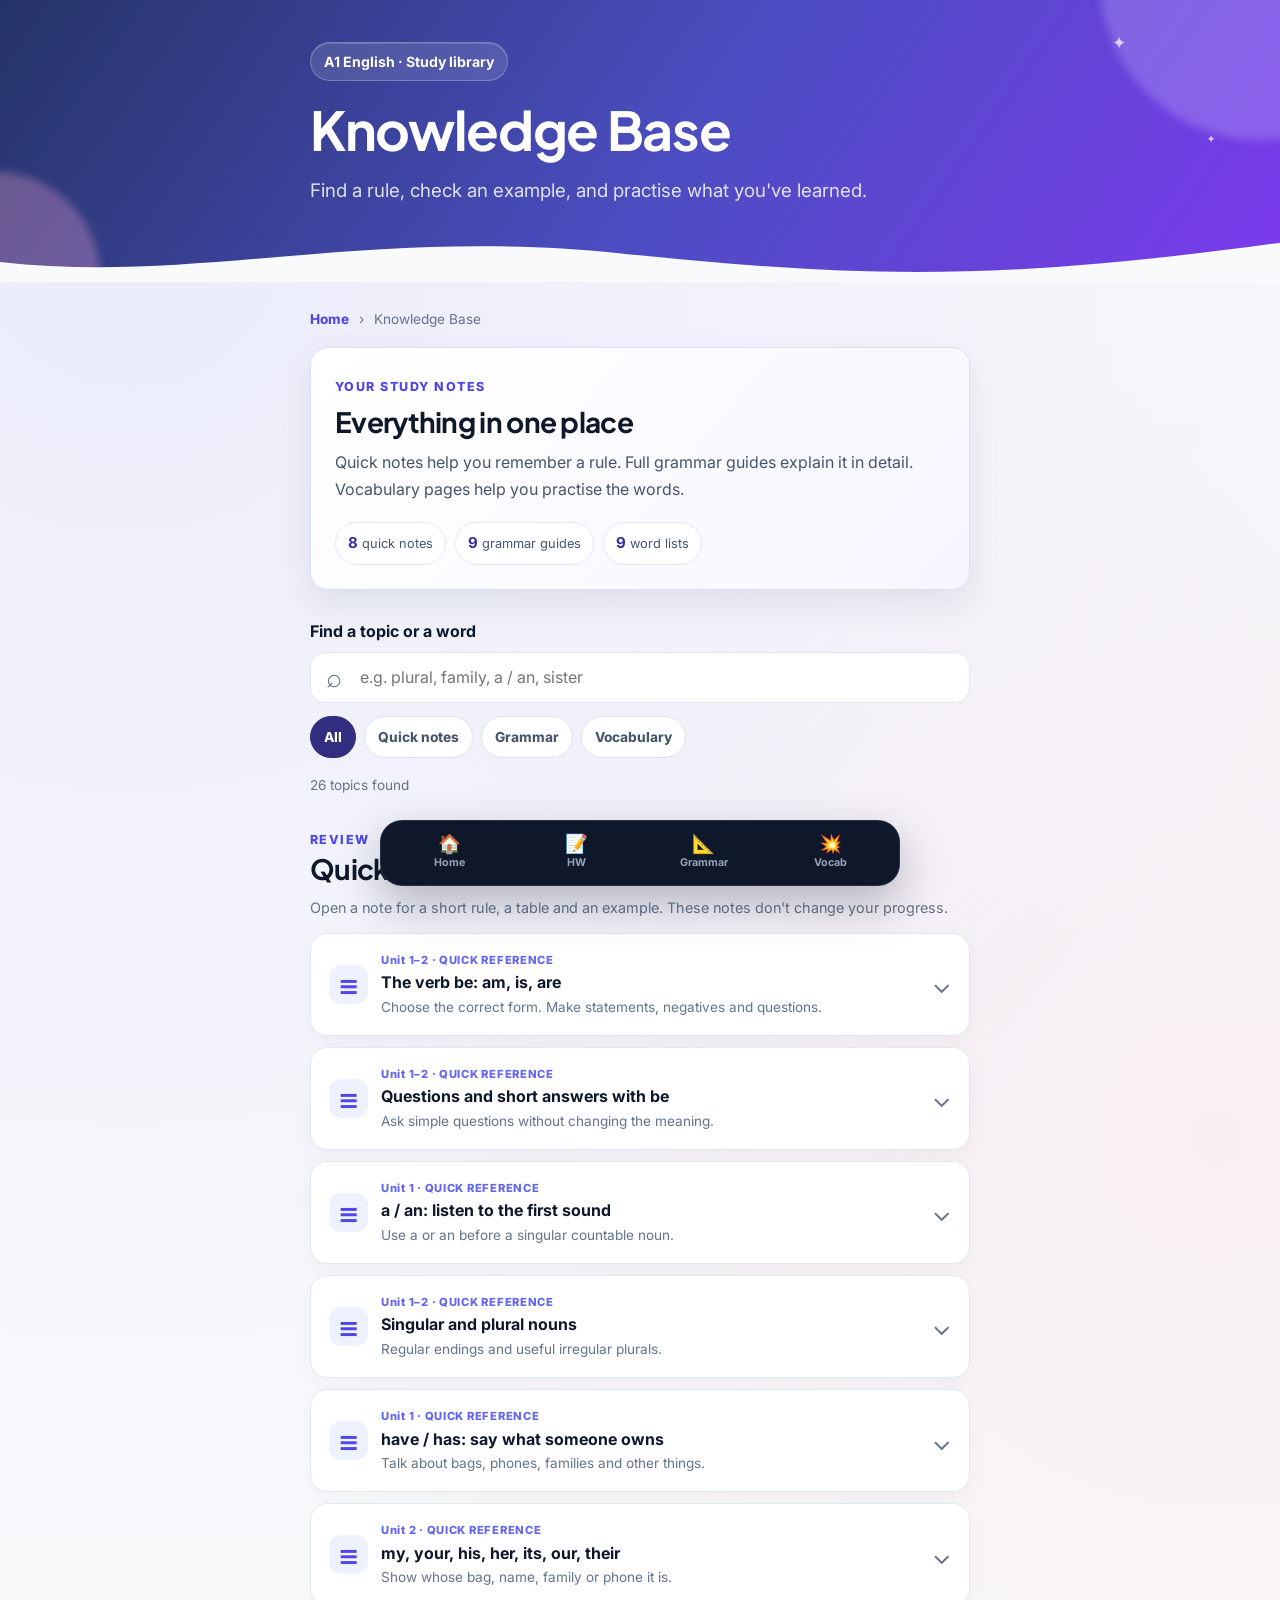
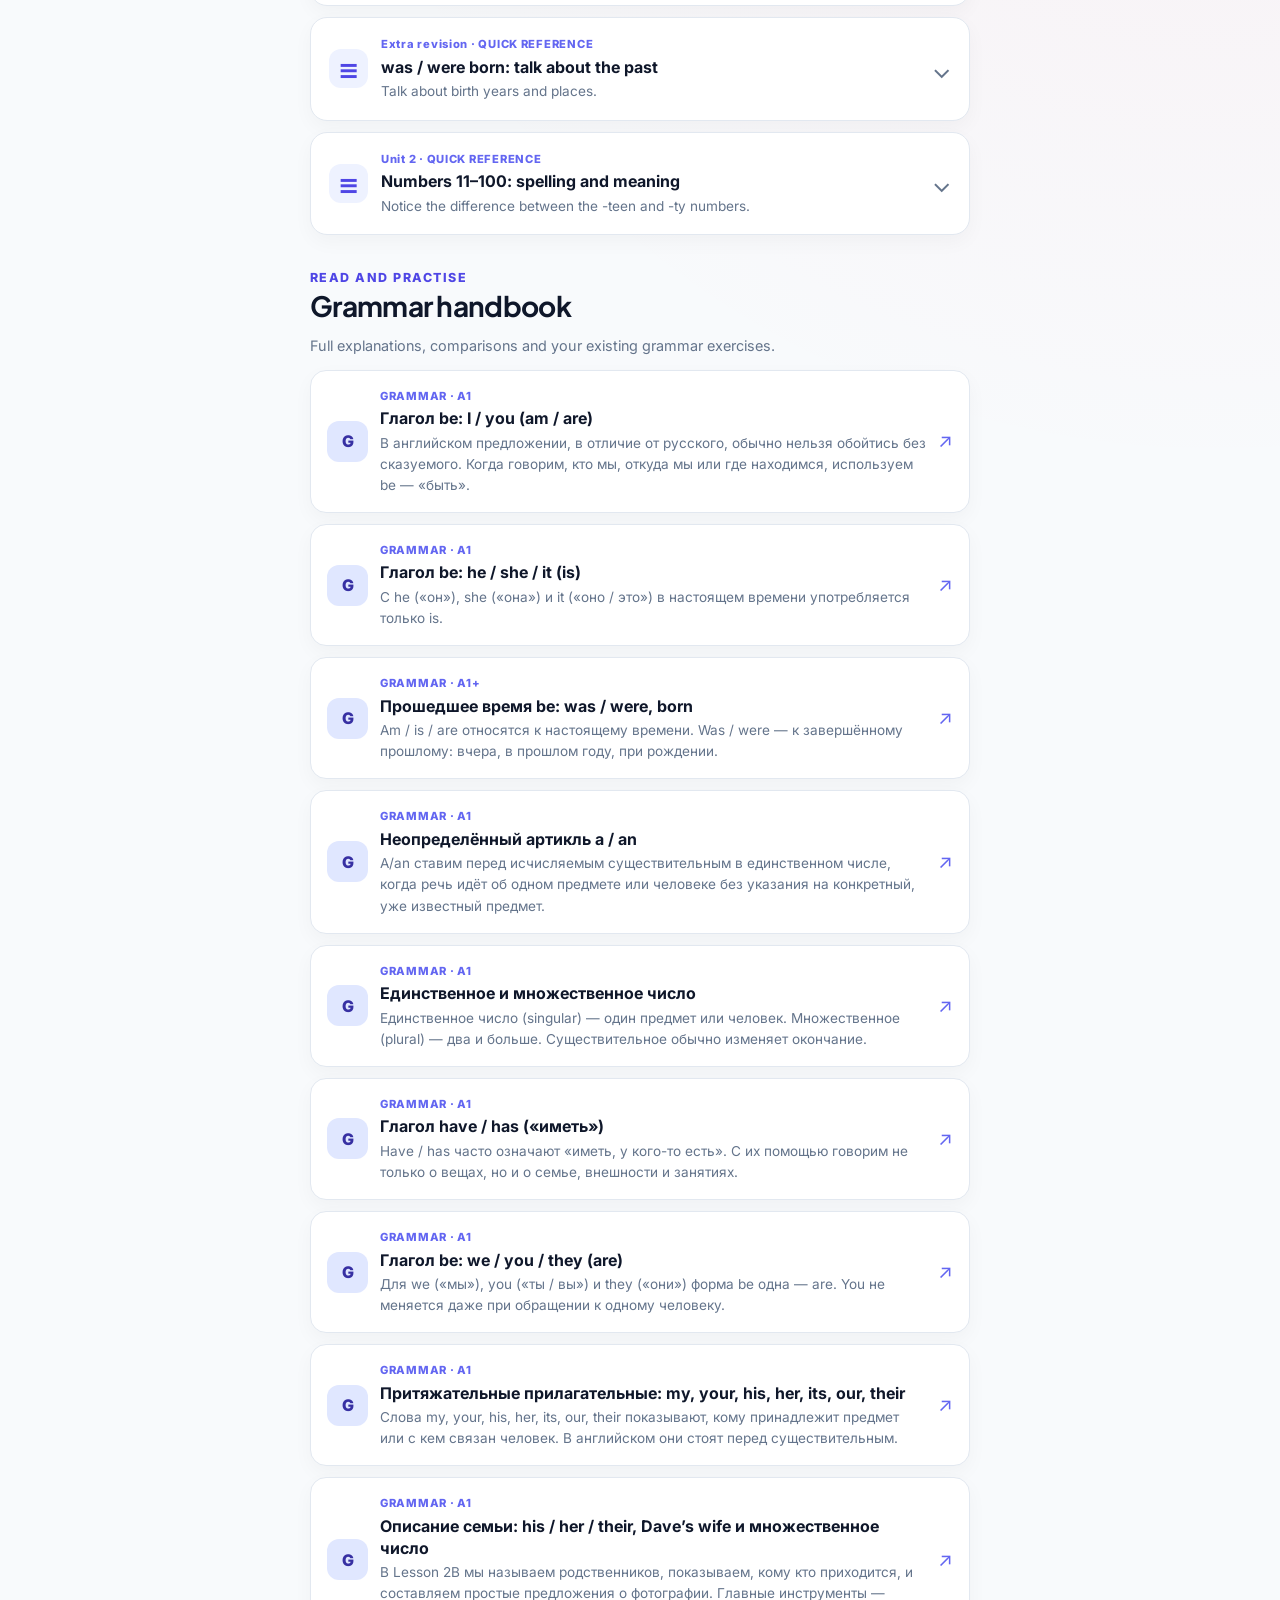
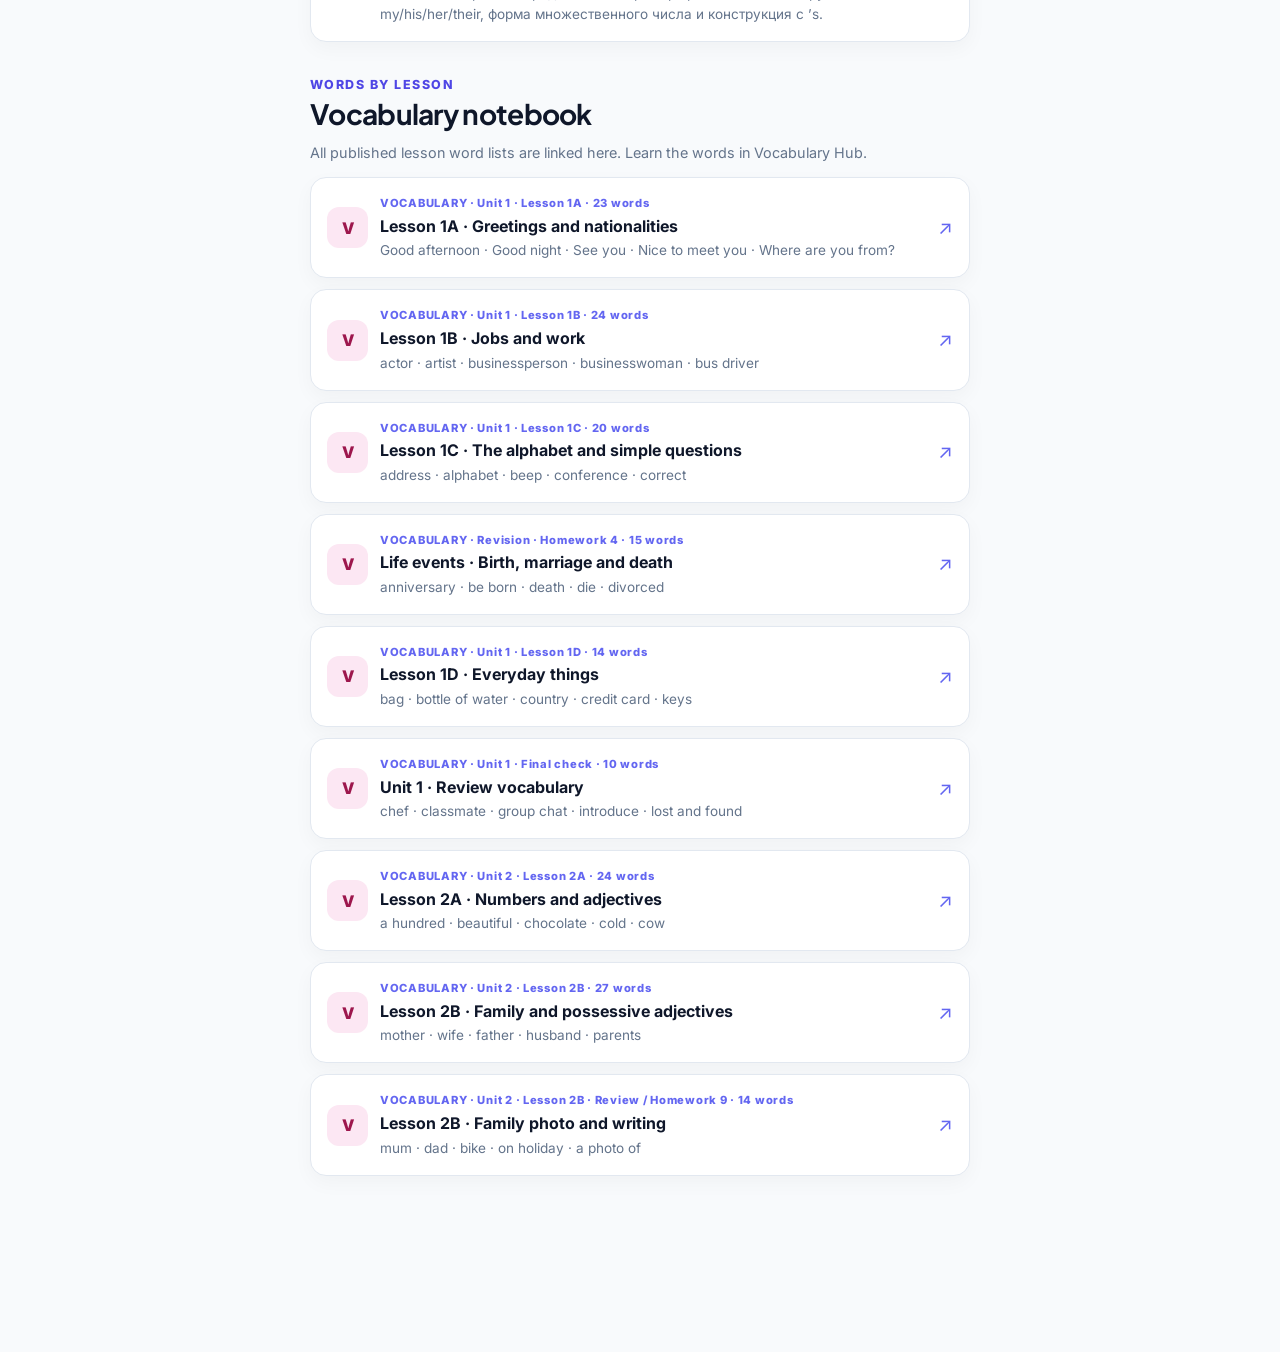
<file: knowledge-base.html>
<!doctype html>
<html lang="en">
<head>
  <meta charset="utf-8">
  <meta name="viewport" content="width=device-width, initial-scale=1, viewport-fit=cover">
  <meta name="description" content="A1 English study library: quick rules, grammar explanations and vocabulary practice">
  <title>Knowledge Base · English Space</title>
  <link rel="stylesheet" href="styles.css?v=20261013-grammar-handbook-1">
  <link rel="stylesheet" href="styles/knowledge-base.css?v=20261013-kb-1">
  <script src="data/grammar-data.js?v=20261013-grammar-handbook-1" defer></script>
  <script src="data/vocabulary-data.js?v=20261013b" defer></script>
  <script src="data/knowledge-base-data.js?v=20261013-kb-1" defer></script>
  <script src="scripts/knowledge-base.js?v=20261013-kb-1" defer></script>
</head>
<body class="has-bottom-nav" data-page="knowledge-base" data-view="knowledge-base">
  <a class="skip-link" href="#main">Skip to content</a>
  <header class="hero hero-compact kb-hero">
    <span class="star one">✦</span><span class="star two">✦</span>
    <div class="container hero-content">
      <span class="hero-badge">A1 English · Study library</span>
      <h1>Knowledge Base</h1>
      <p>Find a rule, check an example, and practise what you've learned.</p>
    </div>
    <svg class="hero-wave" viewBox="0 0 1440 100" preserveAspectRatio="none" aria-hidden="true"><path fill="#f8fafc" d="M0,66 C220,102 410,10 696,52 C963,91 1115,99 1440,35 L1440,100 L0,100 Z"></path></svg>
  </header>
  <main id="main" class="main-content container kb-main">
    <nav class="kb-breadcrumb" aria-label="Breadcrumb"><a href="index.html">Home</a><span aria-hidden="true">›</span><span>Knowledge Base</span></nav>
    <div class="kb-lead card">
      <span class="eyebrow">YOUR STUDY NOTES</span>
      <h2>Everything in one place</h2>
      <p>Quick notes help you remember a rule. Full grammar guides explain it in detail. Vocabulary pages help you practise the words.</p>
      <div class="kb-counts" aria-label="Library contents">
        <span><strong id="kb-count-notes">0</strong> quick notes</span>
        <span><strong id="kb-count-grammar">0</strong> grammar guides</span>
        <span><strong id="kb-count-vocabulary">0</strong> word lists</span>
      </div>
    </div>
    <section class="section kb-tools" aria-label="Find study material">
      <label class="field-label" for="kb-search">Find a topic or a word</label>
      <div class="kb-search-wrap"><span aria-hidden="true">⌕</span><input id="kb-search" class="text-field" type="search" placeholder="e.g. plural, family, a / an, sister" autocomplete="off"></div>
      <div class="kb-filters" role="group" aria-label="Material type">
        <button type="button" data-kb-filter="all" class="is-active" aria-pressed="true">All</button>
        <button type="button" data-kb-filter="reference" aria-pressed="false">Quick notes</button>
        <button type="button" data-kb-filter="grammar" aria-pressed="false">Grammar</button>
        <button type="button" data-kb-filter="vocabulary" aria-pressed="false">Vocabulary</button>
      </div>
      <div class="kb-search-status"><p id="kb-result-count" role="status" aria-live="polite"></p><button id="kb-reset" type="button" hidden>Clear filters</button></div>
    </section>
    <div id="kb-empty" class="card kb-empty" hidden><h2>No matching topics</h2><p>Try another word or open all the notes.</p><button type="button" id="kb-empty-reset" class="btn btn-secondary">Show all topics</button></div>
    <section id="kb-reference-section" class="section" aria-labelledby="kb-reference-heading">
      <div class="section-heading"><div><span class="eyebrow">Review</span><h2 id="kb-reference-heading">Quick reference</h2></div></div>
      <p class="kb-section-help">Open a note for a short rule, a table and an example. These notes don't change your progress.</p>
      <div id="kb-reference-list" class="kb-list kb-note-list"></div>
    </section>
    <section id="kb-grammar-section" class="section" aria-labelledby="kb-grammar-heading">
      <div class="section-heading"><div><span class="eyebrow">Read and practise</span><h2 id="kb-grammar-heading">Grammar handbook</h2></div></div>
      <p class="kb-section-help">Full explanations, comparisons and your existing grammar exercises.</p>
      <div id="kb-grammar-list" class="kb-list"></div>
    </section>
    <section id="kb-vocabulary-section" class="section" aria-labelledby="kb-vocabulary-heading">
      <div class="section-heading"><div><span class="eyebrow">Words by lesson</span><h2 id="kb-vocabulary-heading">Vocabulary notebook</h2></div></div>
      <p class="kb-section-help">All published lesson word lists are linked here. Learn the words in Vocabulary Hub.</p>
      <div id="kb-vocabulary-list" class="kb-list"></div>
    </section>
  </main>
  <nav class="bottom-nav" aria-label="Main navigation">
    <a class="nav-link" href="index.html"><span class="nav-icon">🏠</span><span>Home</span></a>
    <a class="nav-link" href="homework.html"><span class="nav-icon">📝</span><span>HW</span></a>
    <a class="nav-link" href="grammar.html"><span class="nav-icon">📐</span><span>Grammar</span></a>
    <a class="nav-link" href="vocabulary-hub.html"><span class="nav-icon">💥</span><span>Vocab</span></a>
  </nav>
</body>
</html>
</file>
<file: styles.css>
@import url('https://fonts.googleapis.com/css2?family=Inter:wght@400;500;600;700&family=Plus+Jakarta+Sans:wght@600;700;800&display=swap');

:root {
  --indigo: #4f46e5;
  --violet: #7c3aed;
  --purple: #9333ea;
  --rose: #f43f5e;
  --sky: #0ea5e9;
  --green: #16a34a;
  --amber: #f59e0b;
  --dark: #0f172a;
  --border: #e2e8f0;
  --muted: #64748b;
  --background: #f8fafc;
  --white: #ffffff;
  --shadow: 0 14px 34px rgba(15, 23, 42, 0.08);
  --shadow-hover: 0 18px 42px rgba(79, 70, 229, 0.14);
  --radius: 18px;
  --content: 700px;
  --nav-height: 76px;
}

* { box-sizing: border-box; }
html {
  max-width: 100%;
  overflow-x: clip;
  scroll-behavior: smooth;
}
body {
  margin: 0;
  min-width: 320px;
  color: var(--dark);
  background:
    radial-gradient(circle at 10% 5%, rgba(79,70,229,.08), transparent 30%),
    radial-gradient(circle at 95% 25%, rgba(244,63,94,.06), transparent 26%),
    var(--background);
  font: 400 16px/1.65 'Inter', system-ui, sans-serif;
  overflow-x: hidden;
}
body.has-bottom-nav { padding-bottom: calc(var(--nav-height) + 42px + env(safe-area-inset-bottom)); }
button, input, textarea, select { font: inherit; }
button, a { -webkit-tap-highlight-color: transparent; }
a { color: inherit; text-decoration: none; }
img, svg { max-width: 100%; }

.skip-link {
  position: fixed; left: 12px; top: -80px; z-index: 1000;
  background: var(--dark); color: white; padding: 10px 14px; border-radius: 10px;
}
.skip-link:focus { top: 12px; }

.container { width: min(100%, var(--content)); margin: 0 auto; padding-left: 20px; padding-right: 20px; }
.main-content { padding-top: 26px; }
.section { margin-top: 28px; }
.section:last-child { margin-bottom: 28px; }

h1, h2, h3, h4 {
  font-family: 'Plus Jakarta Sans', 'Inter', sans-serif;
  line-height: 1.2; margin: 0; letter-spacing: -0.025em;
}
h1 { font-size: clamp(2rem, 7vw, 3.35rem); }
h2 { font-size: clamp(1.35rem, 4vw, 1.75rem); }
h3 { font-size: 1.05rem; }
p { margin: 0; }
.muted { color: var(--muted); }
.eyebrow { color: var(--indigo); font-weight: 800; font-size: .78rem; letter-spacing: .12em; text-transform: uppercase; }
.section-heading { display: flex; align-items: end; justify-content: space-between; gap: 16px; margin-bottom: 14px; }
.section-heading p { color: var(--muted); font-size: .92rem; }

.hero {
  position: relative;
  color: white;
  overflow: hidden;
  background: linear-gradient(135deg, var(--indigo) 0%, var(--violet) 52%, var(--purple) 100%);
  isolation: isolate;
}
.hero::before, .hero::after {
  content: ''; position: absolute; border-radius: 999px; filter: blur(4px); opacity: .3; z-index: -1;
}
.hero::before { width: 320px; height: 320px; background: #c4b5fd; right: -140px; top: -180px; }
.hero::after { width: 210px; height: 210px; background: #f9a8d4; left: -110px; bottom: -100px; }
.hero-home { min-height: 360px; padding: 58px 0 86px; }
.hero-compact { min-height: 240px; padding: 42px 0 76px; }
.hero-content { position: relative; z-index: 2; }
.hero-content h1 { max-width: 640px; margin-top: 16px; }
.hero-content > p { max-width: 560px; margin-top: 14px; font-size: clamp(1rem, 3vw, 1.17rem); color: rgba(255,255,255,.84); }
.hero-badge {
  display: inline-flex; align-items: center; gap: 8px;
  min-height: 38px; padding: 7px 13px; border-radius: 999px;
  border: 1px solid rgba(255,255,255,.24); background: rgba(255,255,255,.12);
  box-shadow: inset 0 1px 0 rgba(255,255,255,.16);
  backdrop-filter: blur(10px); font-size: .88rem; font-weight: 700;
}
.hero-wave { position: absolute; left: 0; right: 0; bottom: -1px; width: 100%; height: 62px; display: block; }
.star { position: absolute; z-index: 1; color: rgba(255,255,255,.7); animation: twinkle 3.2s ease-in-out infinite; pointer-events: none; }
.star.one { top: 28px; right: 12%; font-size: 1.1rem; }
.star.two { top: 46%; right: 5%; font-size: .72rem; animation-delay: .8s; }
.star.three { left: 7%; top: 30%; font-size: .65rem; animation-delay: 1.6s; }
@keyframes twinkle { 0%,100% { transform: scale(.85) rotate(0); opacity: .35; } 50% { transform: scale(1.22) rotate(18deg); opacity: .95; } }

.card {
  background: var(--white); border: 1.5px solid var(--border); border-radius: var(--radius);
  box-shadow: var(--shadow); padding: 20px;
}
.card.interactive { transition: transform .2s ease, box-shadow .2s ease, border-color .2s ease; }
.card.interactive:hover { transform: translateY(-3px); box-shadow: var(--shadow-hover); border-color: #c7d2fe; }
.card.disabled { background: rgba(255,255,255,.72); box-shadow: none; }

.quick-grid { display: grid; grid-template-columns: 1fr 1fr; gap: 14px; }
.quick-card { min-height: 176px; display: flex; flex-direction: column; justify-content: space-between; }
.quick-card.wide { grid-column: span 2; min-height: auto; flex-direction: row; align-items: center; gap: 20px; }
.icon-box { width: 50px; height: 50px; border-radius: 15px; display: grid; place-items: center; font-size: 1.45rem; margin-bottom: 18px; }
.icon-indigo { background: #eef2ff; color: var(--indigo); }
.icon-rose { background: #fff1f2; color: var(--rose); }
.icon-sky { background: #e0f2fe; color: var(--sky); }
.quick-card h3 { font-size: 1.15rem; }
.quick-card p { color: var(--muted); margin-top: 7px; font-size: .94rem; }
.arrow { font-size: 1.35rem; color: var(--indigo); font-weight: 800; }

.book-card { display: flex; align-items: center; gap: 18px; background: linear-gradient(145deg, #fff, #f5f3ff); }
.book-cover { width: 74px; height: 92px; flex: 0 0 auto; display: grid; place-items: center; border-radius: 12px 8px 8px 12px; background: linear-gradient(145deg, var(--indigo), var(--violet)); color: white; font-size: 1.7rem; box-shadow: 7px 8px 16px rgba(79,70,229,.2); }
.book-card h3 { font-size: 1.25rem; margin-top: 4px; }
.book-edition { color: var(--muted); margin-top: 4px; }

.stats-grid { display: grid; grid-template-columns: repeat(4, 1fr); gap: 10px; }
.stat-card { padding: 16px 12px; text-align: center; box-shadow: none; }
.stat-card strong { display: block; font-family: 'Plus Jakarta Sans'; font-size: 1.45rem; line-height: 1.1; }
.stat-card span { display: block; color: var(--muted); margin-top: 6px; font-size: .78rem; line-height: 1.35; }

.progress-list { display: grid; gap: 16px; }
.progress-row-head { display: flex; align-items: center; justify-content: space-between; gap: 12px; margin-bottom: 8px; font-size: .9rem; }
.progress-row-head strong { font-weight: 700; }
.progress-row-head span { color: var(--muted); }
.progress-track { width: 100%; height: 10px; border-radius: 99px; background: #edf2f7; overflow: hidden; }
.progress-fill { height: 100%; width: 0; border-radius: inherit; background: linear-gradient(90deg, var(--indigo), var(--violet)); transition: width .5s ease; }
.progress-fill.rose { background: linear-gradient(90deg, var(--rose), #fb7185); }
.progress-fill.green { background: linear-gradient(90deg, var(--green), #4ade80); }

.empty-state { text-align: center; padding: 34px 24px; }
.empty-state-icon { width: 62px; height: 62px; display: grid; place-items: center; margin: 0 auto 16px; border-radius: 20px; background: #f1f5f9; font-size: 1.8rem; }
.empty-state h3 { font-size: 1.15rem; }
.empty-state p { color: var(--muted); margin: 8px auto 0; max-width: 480px; }

.list { display: grid; gap: 14px; }
.item-card { display: flex; align-items: center; gap: 14px; }
.current-material-card { min-height: 104px; }
.item-main { min-width: 0; flex: 1; }
.item-main h3 { overflow-wrap: anywhere; }
.item-main p { color: var(--muted); margin-top: 4px; font-size: .9rem; }
.item-icon { width: 48px; height: 48px; border-radius: 14px; display: grid; place-items: center; background: #f1f5f9; flex: 0 0 auto; font-size: 1.25rem; }
.status-badge { display: inline-flex; align-items: center; min-height: 27px; padding: 4px 9px; border-radius: 999px; font-size: .72rem; font-weight: 800; white-space: nowrap; }
.status-available { background: #ecfdf5; color: #15803d; }
.status-completed { background: #eef2ff; color: var(--indigo); }
.status-locked, .status-draft { background: #f1f5f9; color: var(--muted); }

.summary-grid { display: grid; grid-template-columns: repeat(3, 1fr); gap: 10px; }
.summary-card { text-align: center; padding: 16px 10px; box-shadow: none; }
.summary-card strong { display: block; font-family: 'Plus Jakarta Sans'; font-size: 1.4rem; }
.summary-card span { color: var(--muted); font-size: .8rem; }

.filters, .mode-tabs { display: flex; gap: 8px; overflow-x: auto; padding: 2px 1px 6px; scrollbar-width: thin; }
.filter-btn, .mode-btn {
  min-height: 42px; padding: 9px 14px; border: 1.5px solid var(--border); border-radius: 999px;
  background: white; color: var(--muted); cursor: pointer; font-weight: 700; white-space: nowrap;
}
.filter-btn.active, .mode-btn.active { background: var(--dark); border-color: var(--dark); color: white; }

.btn {
  min-height: 46px; display: inline-flex; align-items: center; justify-content: center; gap: 8px;
  border: 0; border-radius: 13px; padding: 11px 17px; cursor: pointer; font-weight: 800;
  transition: transform .16s ease, opacity .16s ease, box-shadow .16s ease;
}
.btn:hover { transform: translateY(-1px); }
.btn:focus-visible, .filter-btn:focus-visible, .mode-btn:focus-visible, input:focus-visible, textarea:focus-visible, select:focus-visible { outline: 3px solid rgba(79,70,229,.25); outline-offset: 2px; }
.btn-primary { color: white; background: linear-gradient(135deg, var(--indigo), var(--violet)); box-shadow: 0 10px 22px rgba(79,70,229,.22); }
.btn-secondary { color: var(--dark); background: #f1f5f9; }
.btn-success { color: white; background: var(--green); }
.btn-danger { color: white; background: var(--rose); }
.btn:disabled { opacity: .5; cursor: not-allowed; transform: none; box-shadow: none; }
.button-row { display: flex; flex-wrap: wrap; gap: 10px; margin-top: 18px; }

.lesson-block { margin-top: 14px; }
.lesson-block h3 { margin-bottom: 8px; }
.tip-card { background: #f5f3ff; border-color: #ddd6fe; }
.info-card { background: #eff6ff; border-color: #bfdbfe; }
.field-label { display: block; font-weight: 700; margin-bottom: 8px; }
.text-field, textarea, select {
  width: 100%; max-width: 100%; min-height: 48px; border: 1.5px solid var(--border); border-radius: 12px;
  padding: 11px 13px; background: white; color: var(--dark);
}
textarea { min-height: 120px; resize: vertical; }
.option-list { display: grid; gap: 9px; }
.option { display: flex; align-items: flex-start; gap: 10px; padding: 11px 12px; border: 1.5px solid var(--border); border-radius: 12px; background: white; }
.option input { margin-top: 4px; accent-color: var(--indigo); }
.feedback { display: none; margin-top: 10px; padding: 10px 12px; border-radius: 11px; font-size: .9rem; }
.feedback.show { display: block; }
.feedback.good { background: #ecfdf5; color: #166534; }
.feedback.bad { background: #fff1f2; color: #9f1239; }
.match-grid { display: grid; grid-template-columns: 1fr 1fr; gap: 10px; align-items: center; }
.word-chips { display: flex; flex-wrap: wrap; gap: 8px; }
.word-chip { border: 1.5px solid var(--border); background: white; border-radius: 10px; min-height: 40px; padding: 8px 11px; cursor: grab; }
.audio-player { width: 100%; margin-top: 8px; }

.table-wrap { overflow-x: auto; border-radius: 12px; border: 1.5px solid var(--border); }
table { width: 100%; min-width: 520px; border-collapse: collapse; background: white; }
th, td { padding: 12px 13px; border-bottom: 1px solid var(--border); text-align: left; vertical-align: top; }
th { background: #f8fafc; font-size: .85rem; }
tr:last-child td { border-bottom: 0; }

.flashcard-stage { perspective: 1200px; }
.flashcard { position: relative; min-height: 300px; cursor: pointer; transform-style: preserve-3d; transition: transform .55s cubic-bezier(.2,.75,.2,1); }
.flashcard.flipped { transform: rotateY(180deg); }
.flash-face { position: absolute; inset: 0; padding: 28px; border: 1.5px solid var(--border); border-radius: 22px; background: white; box-shadow: var(--shadow); backface-visibility: hidden; display: flex; flex-direction: column; align-items: center; justify-content: center; text-align: center; }
.flash-back { transform: rotateY(180deg); background: linear-gradient(145deg, #fff, #eef2ff); }
.flash-word { font-family: 'Plus Jakarta Sans'; font-size: clamp(2rem, 8vw, 3rem); overflow-wrap: anywhere; }
.flash-transcription { color: var(--muted); margin-top: 8px; }
.flash-example { margin-top: 20px; color: var(--muted); max-width: 480px; }
.flash-counter { text-align: center; color: var(--muted); margin-bottom: 10px; font-size: .9rem; }
.trainer-actions { display: grid; grid-template-columns: 1fr 1fr; gap: 10px; margin-top: 14px; }

.quiz-option { width: 100%; min-height: 52px; text-align: left; border: 1.5px solid var(--border); background: white; border-radius: 13px; padding: 12px 14px; cursor: pointer; font-weight: 600; }
.quiz-option.correct { border-color: #86efac; background: #f0fdf4; color: #166534; }
.quiz-option.wrong { border-color: #fda4af; background: #fff1f2; color: #9f1239; }
.quiz-option:disabled { cursor: default; }
.words-grid { display: grid; grid-template-columns: repeat(2, minmax(0,1fr)); gap: 10px; }
.word-card { min-width: 0; box-shadow: none; }
.word-card.known { border-color: #86efac; background: #f0fdf4; }
.word-card.difficult { box-shadow: inset 4px 0 0 var(--rose); }
.word-card strong, .word-card span { overflow-wrap: anywhere; }
.word-card span { display: block; color: var(--muted); margin-top: 4px; }

.bottom-nav {
  position: fixed; z-index: 100; left: 50%; bottom: max(14px, env(safe-area-inset-bottom)); transform: translateX(-50%);
  width: min(calc(100% - 24px), 520px); min-height: 66px; padding: 7px;
  display: grid; grid-template-columns: repeat(4, 1fr); gap: 4px;
  background: #0f172a; border: 1px solid rgba(255,255,255,.1); border-radius: 22px;
  box-shadow: 0 18px 45px rgba(15,23,42,.28);
}
.nav-link { min-width: 0; min-height: 50px; display: flex; flex-direction: column; align-items: center; justify-content: center; gap: 2px; color: #94a3b8; border-radius: 16px; font-size: .67rem; font-weight: 700; }
.nav-link .nav-icon { font-size: 1.15rem; line-height: 1; }
.nav-link.active { color: white; background: rgba(255,255,255,.12); }

.toast { position: fixed; z-index: 200; left: 50%; bottom: calc(var(--nav-height) + 35px); transform: translate(-50%, 20px); width: min(calc(100% - 32px), 520px); padding: 12px 16px; border-radius: 13px; color: white; background: var(--dark); box-shadow: var(--shadow); opacity: 0; pointer-events: none; transition: .25s ease; text-align: center; }
.toast.show { opacity: 1; transform: translate(-50%, 0); }

.reveal { animation: reveal .55s ease both; }
@keyframes reveal { from { opacity: 0; transform: translateY(12px); } to { opacity: 1; transform: none; } }

@media (max-width: 620px) {
  .hero-home { min-height: 330px; padding-top: 46px; }
  .quick-grid, .words-grid { grid-template-columns: 1fr; }
  .quick-card.wide { grid-column: span 1; }
  .stats-grid { grid-template-columns: repeat(2, 1fr); }
  .item-card { align-items: flex-start; }
  .status-badge { margin-left: auto; }
}

@media (max-width: 420px) {
  .container { padding-left: 16px; padding-right: 16px; }
  .card { padding: 17px; }
  .hero-compact { min-height: 220px; padding-top: 34px; }
  .book-card { align-items: flex-start; }
  .summary-grid { gap: 7px; }
  .summary-card { padding: 14px 6px; }
  .summary-card strong { font-size: 1.25rem; }
  .match-grid { grid-template-columns: 1fr; }
  .trainer-actions { grid-template-columns: 1fr; }
}

@media (prefers-reduced-motion: reduce) {
  *, *::before, *::after { scroll-behavior: auto !important; animation-duration: .01ms !important; animation-iteration-count: 1 !important; transition-duration: .01ms !important; }
}

/* Supabase cloud access */
.cloud-sync-panel {
  display: grid;
  grid-template-columns: minmax(0, 1fr) auto;
  gap: 16px;
  align-items: center;
  margin-bottom: 22px;
  padding: 18px;
  border: 1.5px solid var(--border);
  border-radius: 18px;
  background: rgba(255, 255, 255, 0.96);
  box-shadow: 0 10px 30px rgba(15, 23, 42, 0.07);
}

.cloud-sync-panel p {
  margin: 5px 0 0;
  color: var(--muted);
  font-size: 0.9rem;
}

.cloud-login-form {
  display: grid;
  grid-template-columns: minmax(150px, 1fr) minmax(150px, 1fr) auto;
  gap: 10px;
  align-items: end;
}

.cloud-login-form label {
  display: grid;
  gap: 6px;
  color: var(--muted);
  font-size: 0.78rem;
  font-weight: 700;
}

.cloud-login-form .text-field {
  min-width: 0;
  margin: 0;
}

.btn-small {
  min-height: 40px;
  padding: 9px 14px;
}

@media (max-width: 768px) {
  .cloud-sync-panel,
  .cloud-login-form {
    grid-template-columns: 1fr;
  }

  .cloud-sync-panel .btn,
  .cloud-login-form .btn {
    width: 100%;
  }
}

.btn-ghost {
  background: #fff;
  color: var(--dark);
  border-color: var(--border);
}

.btn-ghost:hover {
  border-color: var(--indigo);
  color: var(--indigo);
}

/* Lesson worksheets — spacious, readable layout */
body[data-view="lesson"] {
  --content: 860px;
}

body[data-view="lesson"] .hero-compact {
  min-height: 220px;
  padding-top: 36px;
}

body[data-view="lesson"] .main-content {
  padding-top: 18px;
}

body[data-view="lesson"] #lesson-root {
  display: grid;
  gap: 18px;
}

.lesson-intro {
  display: flex;
  align-items: center;
  justify-content: space-between;
  gap: 18px;
  margin: 0;
  padding: 17px 19px;
  box-shadow: none;
  background: linear-gradient(135deg, #ffffff 0%, #f8f7ff 100%);
}

.lesson-intro p {
  margin-top: 5px;
  color: #475569;
  font-size: .93rem;
}

.lesson-points {
  display: inline-flex;
  align-items: center;
  justify-content: center;
  flex: 0 0 auto;
  min-height: 34px;
  padding: 6px 11px;
  border: 1px solid #c7d2fe;
  border-radius: 999px;
  background: #eef2ff;
  color: #3730a3;
  font-size: .76rem;
  font-weight: 800;
  white-space: nowrap;
}

.lesson-roadmap {
  padding: 19px;
  box-shadow: none;
}

.lesson-roadmap-heading {
  display: flex;
  align-items: end;
  justify-content: space-between;
  gap: 16px;
  margin-bottom: 14px;
}

.lesson-roadmap-heading p {
  max-width: 430px;
  color: var(--muted);
  font-size: .84rem;
  text-align: right;
}

.lesson-roadmap ol {
  display: grid;
  grid-template-columns: repeat(3, minmax(0, 1fr));
  gap: 10px;
  margin: 0;
  padding: 0;
  list-style: none;
}

.lesson-roadmap a {
  display: flex;
  align-items: center;
  gap: 10px;
  min-height: 64px;
  padding: 11px 12px;
  border: 1.5px solid var(--border);
  border-radius: 14px;
  background: #fff;
  transition: border-color .18s ease, background .18s ease, transform .18s ease;
}

.lesson-roadmap a:hover {
  transform: translateY(-1px);
  border-color: #a5b4fc;
  background: #f8f7ff;
}

.lesson-roadmap a > span {
  width: 30px;
  height: 30px;
  display: grid;
  place-items: center;
  flex: 0 0 auto;
  border-radius: 10px;
  background: linear-gradient(135deg, var(--indigo), var(--violet));
  color: #fff;
  font-size: .76rem;
  font-weight: 900;
}

.lesson-roadmap strong {
  display: -webkit-box;
  overflow: hidden;
  -webkit-box-orient: vertical;
  -webkit-line-clamp: 2;
  font-size: .82rem;
  line-height: 1.35;
}

#lesson-blocks {
  display: grid;
  gap: 18px;
}

.lesson-block {
  margin: 0;
  scroll-margin-top: 24px;
}

.lesson-block h3 {
  margin-bottom: 8px;
}

.lesson-section-title {
  position: relative;
  display: grid;
  grid-template-columns: auto minmax(0, 1fr);
  gap: 14px;
  align-items: start;
  margin: 22px 0 0;
  padding: 24px 4px 8px;
  border-top: 1px solid #dbe3ef;
}

.lesson-section-title:first-child {
  margin-top: 4px;
  border-top: 0;
  padding-top: 10px;
}

.lesson-section-step {
  width: 39px;
  height: 39px;
  display: grid;
  place-items: center;
  border-radius: 13px;
  background: #eef2ff;
  color: var(--indigo);
  font-family: 'Plus Jakarta Sans', sans-serif;
  font-size: .84rem;
  font-weight: 900;
}

.lesson-section-title h2 {
  margin-top: 5px;
  font-size: clamp(1.45rem, 4vw, 1.9rem);
}

.lesson-section-title .muted {
  max-width: 650px;
  margin-top: 8px;
  line-height: 1.6;
}

/* Reading */
.reading-card {
  padding: 0;
  overflow: hidden;
  border-color: #dbe3ef;
}

.reading-title {
  display: flex;
  align-items: center;
  justify-content: space-between;
  gap: 16px;
  padding: 24px 26px 20px;
  border-bottom: 1px solid var(--border);
  background:
    radial-gradient(circle at 93% 20%, rgba(124, 58, 237, .09), transparent 26%),
    linear-gradient(145deg, #fff, #faf9ff);
}

.reading-title h3 {
  margin-top: 5px;
  font-size: clamp(1.55rem, 5vw, 2.05rem);
}

.reading-count {
  flex: 0 0 auto;
  padding: 6px 10px;
  border-radius: 999px;
  background: #f1f5f9;
  color: #475569;
  font-size: .76rem;
  font-weight: 800;
}

.reading-copy-wrap {
  padding: 24px 26px 28px;
}

.reading-sections {
  display: grid;
  grid-template-columns: 1fr;
  gap: 13px;
  padding: 18px;
  background: #f8fafc;
}

.reading-section {
  position: relative;
  min-width: 0;
  padding: 20px 24px 21px 68px;
  border: 1px solid #dde5ef;
  border-radius: 16px;
  background: #fff;
  box-shadow: 0 5px 15px rgba(15, 23, 42, .035);
}

.reading-section:nth-child(3n + 2) {
  background: #fffdf8;
}

.reading-section:nth-child(3n) {
  background: #fbfdff;
}

.reading-section-heading {
  margin-bottom: 8px;
}

.reading-section-heading h4 {
  margin: 0;
  color: #be123c;
  font-family: 'Plus Jakarta Sans', sans-serif;
  font-size: .88rem;
  letter-spacing: .055em;
  text-transform: uppercase;
}

.reading-number {
  position: absolute;
  top: 20px;
  left: 20px;
  width: 32px;
  height: 32px;
  display: grid;
  place-items: center;
  border-radius: 11px;
  background: #fff1f2;
  color: #be123c;
  font-size: .78rem;
  font-weight: 900;
}

.reading-section-copy,
.reading-copy {
  max-width: 68ch;
  color: #334155;
  font-size: 1rem;
  line-height: 1.82;
  text-wrap: pretty;
}

/* Exercises */
.exercise-card {
  padding: 0;
  overflow: hidden;
  border-color: #dbe3ef;
}

.exercise-heading {
  padding: 23px 24px 20px;
  border-bottom: 1px solid var(--border);
  background:
    radial-gradient(circle at 95% 15%, rgba(79, 70, 229, .07), transparent 26%),
    linear-gradient(180deg, #fff, #fbfcff);
}

.exercise-heading h3 {
  max-width: 720px;
  margin-top: 6px;
  font-size: clamp(1.12rem, 3.6vw, 1.35rem);
  line-height: 1.35;
}

.exercise-instructions {
  max-width: 680px;
  margin-top: 8px;
  line-height: 1.65;
}

.exercise-items {
  display: grid;
  gap: 12px;
  padding: 16px;
  background: #f6f8fb;
}

.exercise-dependency {
  margin: 0;
  padding: 12px 18px;
  border-bottom: 1px solid var(--border);
  background: #fff7ed;
  color: #92400e;
  font-weight: 700;
  line-height: 1.5;
}

.exercise-dependency.is-ready {
  background: #ecfdf5;
  color: #166534;
}

.exercise-item {
  padding: 18px 19px;
  border: 1px solid #dce4ee;
  border-radius: 15px;
  background: #fff;
  box-shadow: 0 4px 12px rgba(15, 23, 42, .025);
  transition: border-color .2s ease, background .2s ease, box-shadow .2s ease;
}

.exercise-item:last-child {
  border-bottom: 1px solid #dce4ee;
}

.exercise-item:focus-within {
  border-color: #a5b4fc;
  box-shadow: 0 0 0 4px rgba(79, 70, 229, .08);
}

.exercise-item.is-correct {
  border-color: #86efac;
  background: #f0fdf4;
  box-shadow: inset 4px 0 0 #22c55e;
}

.exercise-item.is-wrong {
  border-color: #fecdd3;
  background: #fff7f7;
  box-shadow: inset 4px 0 0 #fb7185;
}

.exercise-item.is-saved {
  border-color: #cbd5e1;
  background: #f8fafc;
  box-shadow: inset 4px 0 0 #94a3b8;
}

.lesson-block.is-correct {
  border-color: #86efac;
  background: #f0fdf4;
  box-shadow: inset 4px 0 0 #22c55e;
}

.lesson-block.is-wrong {
  border-color: #fecdd3;
  background: #fff7f7;
  box-shadow: inset 4px 0 0 #fb7185;
}

.exercise-item-header {
  display: flex;
  gap: 12px;
  align-items: flex-start;
  margin-bottom: 13px;
}

.exercise-number {
  width: 31px;
  height: 31px;
  display: grid;
  place-items: center;
  flex: 0 0 auto;
  border-radius: 10px;
  background: #eef2ff;
  color: var(--indigo);
  font-size: .78rem;
  font-weight: 900;
}

.exercise-prompt {
  display: block;
  max-width: 680px;
  padding-top: 3px;
  color: var(--dark);
  font-size: .98rem;
  font-weight: 700;
  line-height: 1.62;
  text-wrap: pretty;
}

.exercise-control {
  padding-left: 43px;
}

.compact-options {
  grid-template-columns: repeat(2, minmax(0, 1fr));
  gap: 9px;
}

.option {
  min-height: 48px;
  align-items: center;
  padding: 11px 13px;
  border-radius: 12px;
  cursor: pointer;
  transition: border-color .16s ease, background .16s ease, transform .16s ease;
}

.option:hover {
  transform: translateY(-1px);
  border-color: #a5b4fc;
  background: #fafaff;
}

.option:has(input:checked) {
  border-color: var(--indigo);
  background: #eef2ff;
  color: #312e81;
}

.option input {
  width: 18px;
  height: 18px;
  flex: 0 0 auto;
  margin: 0;
}

.exercise-control select,
.exercise-control .text-field {
  max-width: 560px;
}

.exercise-control textarea {
  min-height: 180px;
  line-height: 1.65;
}

.word-bank {
  display: flex;
  flex-wrap: wrap;
  align-items: center;
  gap: 7px;
  margin-top: 15px;
  padding: 11px;
  border: 1px dashed #c7d2fe;
  border-radius: 13px;
  background: #f8f7ff;
}

.word-bank-label {
  width: 100%;
  margin-bottom: 2px;
  color: #6366f1;
  font-size: .7rem;
  letter-spacing: .09em;
  text-transform: uppercase;
}

.word-bank span {
  display: inline-flex;
  align-items: center;
  min-height: 31px;
  padding: 5px 10px;
  border: 1px solid #c7d2fe;
  border-radius: 999px;
  background: #fff;
  color: #3730a3;
  font-size: .82rem;
  font-weight: 700;
}

.exercise-example {
  border-color: #c7d2fe;
  background: #fbfcfe;
}

.exercise-example .exercise-item-header {
  align-items: flex-start;
}

.exercise-example .exercise-number {
  width: auto;
  min-width: 92px;
  height: auto;
  min-height: 31px;
  padding: 7px 12px;
  border-radius: 999px;
  background: #eef2ff;
  color: #4f46e5;
  line-height: 1;
}

.exercise-example .exercise-prompt {
  max-width: 760px;
  padding-top: 4px;
}

.example-answer {
  display: flex;
  flex-wrap: wrap;
  gap: 9px;
  align-items: center;
  margin-left: 43px;
  padding: 11px 13px;
  border: 1px dashed #cbd5e1;
  border-radius: 11px;
  background: #fff;
  color: #475569;
}

.example-answer span {
  color: var(--muted);
  font-size: .7rem;
  font-weight: 900;
  letter-spacing: .08em;
  text-transform: uppercase;
}

.example-answer strong {
  color: var(--dark);
}

.sentence-gaps {
  display: flex;
  flex-wrap: wrap;
  align-items: center;
  gap: 8px 6px;
  line-height: 2.5;
}

.gap-input {
  width: clamp(100px, 24vw, 165px);
  min-height: 43px;
  padding: 7px 9px;
  border: 0;
  border-bottom: 2px solid #94a3b8;
  border-radius: 8px 8px 2px 2px;
  background: #f8fafc;
  color: var(--dark);
  text-align: center;
}

.gap-input:focus {
  border-bottom-color: var(--indigo);
  background: #eef2ff;
  outline: none;
}

.audio-card {
  display: flex;
  gap: 17px;
  align-items: flex-start;
  padding: 21px 22px;
  background: linear-gradient(145deg, #fff, #f8f7ff);
}

.audio-icon {
  width: 54px;
  height: 54px;
  display: grid;
  place-items: center;
  flex: 0 0 auto;
  border-radius: 17px;
  background: #eef2ff;
  font-size: 1.45rem;
}

.audio-content {
  min-width: 0;
  flex: 1;
}

.audio-content h3 {
  line-height: 1.4;
}

.audio-player {
  margin-top: 13px;
}

.feedback.neutral {
  background: #f1f5f9;
  color: #475569;
}

.lesson-actions {
  position: relative;
  margin-top: 8px;
  padding: 21px;
  border-color: #c7d2fe;
  background: linear-gradient(145deg, #fff, #f8f7ff);
}

.lesson-actions .button-row {
  margin-top: 14px;
}

.lesson-actions .btn-primary {
  min-width: 190px;
}

.save-note {
  margin-top: 12px;
  font-size: .82rem;
}

.completed-lock-message {
  display: flex;
  gap: 14px;
  align-items: center;
  margin-top: 14px;
  padding: 16px 18px;
  border: 1px solid #cbd5e1;
  border-radius: 15px;
  background: #f8fafc;
}

.completed-lock-message h3,
.completed-lock-message p {
  margin: 0;
}

.completed-lock-icon {
  display: grid;
  width: 42px;
  height: 42px;
  place-items: center;
  flex: 0 0 auto;
  border-radius: 13px;
  background: #e2e8f0;
  font-size: 1.15rem;
}

.lesson-is-locked input[readonly],
.lesson-is-locked textarea[readonly],
.lesson-is-locked select:disabled,
.lesson-is-locked input:disabled {
  cursor: not-allowed;
  color: #334155;
  opacity: 1;
  background: #f1f5f9;
  border-color: #cbd5e1;
  -webkit-text-fill-color: #334155;
}

.lesson-is-locked .option:has(input:disabled),
.lesson-is-locked button[data-word]:disabled {
  cursor: not-allowed;
  opacity: .82;
}

@media (max-width: 720px) {
  .lesson-roadmap-heading {
    display: block;
  }

  .lesson-roadmap-heading p {
    margin-top: 5px;
    text-align: left;
  }

  .lesson-roadmap ol {
    grid-template-columns: 1fr;
  }

  .lesson-roadmap a {
    min-height: 56px;
  }
}

@media (max-width: 620px) {
  body[data-view="lesson"] .hero-compact {
    min-height: 205px;
    padding-top: 31px;
  }

  .lesson-intro {
    display: grid;
    gap: 12px;
  }

  .lesson-points {
    justify-self: start;
  }

  .lesson-section-title {
    grid-template-columns: auto minmax(0, 1fr);
    gap: 11px;
  }

  .lesson-section-step {
    width: 35px;
    height: 35px;
  }

  .reading-title {
    align-items: flex-start;
    padding: 20px 18px 17px;
  }

  .reading-count {
    display: none;
  }

  .reading-sections {
    gap: 11px;
    padding: 12px;
  }

  .reading-section {
    padding: 18px 17px 19px 57px;
  }

  .reading-number {
    top: 18px;
    left: 16px;
    width: 29px;
    height: 29px;
  }

  .reading-section-copy,
  .reading-copy {
    font-size: .97rem;
    line-height: 1.78;
  }

  .exercise-heading {
    padding: 20px 17px 17px;
  }

  .exercise-items {
    gap: 10px;
    padding: 11px;
  }

  .exercise-item {
    padding: 16px 14px;
  }

  .exercise-control {
    padding-left: 0;
  }
  .compact-options {
    grid-template-columns: 1fr;
  }

  .example-answer {
    margin-left: 0;
  }

  .audio-card {
    display: block;
    padding: 18px;
  }

  .audio-icon {
    margin-bottom: 12px;
  }

  .sentence-gaps {
    line-height: 1.9;
  }

  .gap-input {
    width: min(100%, 145px);
  }
}

@media (max-width: 420px) {
  .lesson-roadmap,
  .lesson-intro {
    padding: 16px;
  }

  .lesson-section-title {
    padding-left: 0;
    padding-right: 0;
  }

  .reading-section {
    padding: 17px 14px 18px;
  }

  .reading-number {
    position: static;
    margin-bottom: 9px;
  }

  .exercise-item-header {
    gap: 9px;
  }

  .exercise-number {
    width: 28px;
    height: 28px;
  }

  .exercise-example .exercise-number {
    width: auto;
    min-width: 86px;
    height: auto;
    min-height: 28px;
  }

  .lesson-actions .button-row,
  .lesson-actions .btn {
    width: 100%;
  }
}
.lesson-back-link {
  display: inline-flex;
  align-items: center;
  gap: 8px;
  margin: 0 0 24px;
  color: #4f46e5;
  font-weight: 700;
  text-decoration: none;
}

.lesson-back-link:hover {
  text-decoration: underline;
}

.lesson-back-link:focus-visible {
  outline: 3px solid rgba(79, 70, 229, 0.25);
  outline-offset: 4px;
  border-radius: 6px;
}


/* Homework list groups: current work first, completed work newest first. */
.homework-group {
  display: grid;
  gap: 12px;
}

.homework-group + .homework-group {
  margin-top: 14px;
}

.homework-group-heading {
  display: flex;
  align-items: center;
  justify-content: space-between;
  gap: 12px;
  padding: 2px 4px;
}

.homework-group-heading h3 {
  margin: 0;
  font-size: 1.05rem;
}

.homework-group-heading span {
  display: inline-flex;
  align-items: center;
  justify-content: center;
  min-width: 30px;
  height: 30px;
  padding: 0 9px;
  border-radius: 999px;
  background: rgba(79, 70, 229, .10);
  color: var(--indigo);
  font-weight: 800;
  font-size: .85rem;
}

.homework-group-list {
  display: grid;
  gap: 14px;
}

.homework-group-done .homework-group-heading span {
  background: rgba(22, 163, 74, .10);
  color: #15803d;
}

.homework-group-locked .homework-group-heading span {
  background: rgba(100, 116, 139, .12);
  color: #64748b;
}


/* Vocabulary · navigable sections inside "All words" */
.vocab-section-browser {
  display: grid;
  gap: 14px;
}

.vocab-section-tabs {
  display: grid;
  grid-template-columns: repeat(3, minmax(0, 1fr));
  gap: 9px;
  padding: 5px;
  border: 1px solid #e2e8f0;
  border-radius: 18px;
  background: #f8fafc;
}

.vocab-section-tab {
  display: grid;
  grid-template-columns: auto minmax(0, 1fr) auto;
  align-items: center;
  gap: 9px;
  min-width: 0;
  border: 1px solid transparent;
  border-radius: 14px;
  padding: 11px;
  color: #475569;
  background: transparent;
  font: inherit;
  text-align: left;
  cursor: pointer;
  transition:
    border-color .16s ease,
    background .16s ease,
    box-shadow .16s ease,
    transform .16s ease;
}

.vocab-section-tab:hover {
  border-color: #c7d2fe;
  background: #ffffff;
}

.vocab-section-tab:focus-visible {
  outline: 3px solid rgba(99, 102, 241, .22);
  outline-offset: 2px;
}

.vocab-section-tab.active {
  border-color: #c7d2fe;
  color: #312e81;
  background: #ffffff;
  box-shadow: 0 8px 20px rgba(79, 70, 229, .09);
  transform: translateY(-1px);
}

.vocab-section-tab-icon {
  display: grid;
  width: 36px;
  height: 36px;
  place-items: center;
  border-radius: 11px;
  background: #eef2ff;
  font-size: 1rem;
}

.vocab-section-tab-copy {
  display: grid;
  min-width: 0;
  gap: 2px;
}

.vocab-section-tab-copy strong,
.vocab-section-tab-copy small {
  overflow: hidden;
  text-overflow: ellipsis;
  white-space: nowrap;
}

.vocab-section-tab-copy strong {
  color: inherit;
  font-size: .82rem;
  line-height: 1.25;
}

.vocab-section-tab-copy small {
  color: var(--muted);
  font-size: .68rem;
  line-height: 1.25;
}

.vocab-section-tab-count {
  display: inline-grid;
  min-width: 27px;
  height: 27px;
  place-items: center;
  border-radius: 999px;
  color: #475569;
  background: #e2e8f0;
  font-size: .7rem;
  font-weight: 900;
}

.vocab-section-tab.active .vocab-section-tab-count {
  color: #4338ca;
  background: #e0e7ff;
}

.vocab-section-panel {
  min-width: 0;
  border: 1.5px solid #dbe3ef;
  border-radius: 20px;
  padding: 20px;
  background:
    radial-gradient(circle at 100% 0%, rgba(99, 102, 241, .08), transparent 18rem),
    #ffffff;
  box-shadow: 0 14px 34px rgba(15, 23, 42, .05);
}

.vocab-section-panel:focus {
  outline: none;
}

.vocab-section-panel-heading {
  display: flex;
  align-items: flex-start;
  justify-content: space-between;
  gap: 16px;
  margin-bottom: 17px;
  padding-bottom: 15px;
  border-bottom: 1px solid #e2e8f0;
}

.vocab-section-panel-title {
  display: flex;
  align-items: flex-start;
  min-width: 0;
  gap: 12px;
}

.vocab-section-panel-icon {
  display: grid;
  width: 44px;
  height: 44px;
  place-items: center;
  flex: 0 0 auto;
  border-radius: 14px;
  background: #eef2ff;
  font-size: 1.2rem;
}

.vocab-section-panel-heading h3 {
  margin: 3px 0 0;
  color: var(--dark);
  font-size: 1.15rem;
  line-height: 1.3;
}

.vocab-section-panel-heading p {
  margin-top: 3px;
  color: var(--muted);
  font-size: .78rem;
  line-height: 1.4;
}

.vocab-section-progress {
  display: grid;
  flex: 0 0 auto;
  gap: 1px;
  border-radius: 13px;
  padding: 8px 11px;
  color: #3730a3;
  background: #eef2ff;
  text-align: center;
}

.vocab-section-progress strong {
  font-size: .8rem;
}

.vocab-section-progress span {
  color: #6366f1;
  font-size: .62rem;
  font-weight: 700;
}

.vocab-section-navigation {
  display: grid;
  grid-template-columns: minmax(0, auto) 1fr minmax(0, auto);
  align-items: center;
  gap: 12px;
  margin-top: 18px;
  padding-top: 16px;
  border-top: 1px solid #e2e8f0;
}

.vocab-section-navigation > span {
  color: var(--muted);
  font-size: .76rem;
  font-weight: 800;
  text-align: center;
}

.vocab-section-navigation .btn {
  min-height: 39px;
  padding: 8px 13px;
  font-size: .76rem;
}

.vocab-section-navigation .btn:disabled {
  opacity: .42;
  cursor: not-allowed;
}

@media (max-width: 700px) {
  .vocab-section-tabs {
    display: flex;
    overflow-x: auto;
    scroll-snap-type: x mandatory;
    padding-bottom: 7px;
  }

  .vocab-section-tab {
    min-width: 205px;
    scroll-snap-align: start;
  }
}

@media (max-width: 520px) {
  .vocab-section-panel {
    padding: 16px;
  }

  .vocab-section-panel-heading {
    align-items: center;
  }

  .vocab-section-progress {
    display: none;
  }

  .vocab-section-navigation {
    grid-template-columns: 1fr 1fr;
  }

  .vocab-section-navigation > span {
    grid-column: 1 / -1;
    grid-row: 1;
  }

  .vocab-section-navigation .btn {
    grid-row: 2;
    width: 100%;
  }
}


/* Grammar topic · dense ergonomic learning layout */
.grammar-topic-shell {
  display: grid;
  gap: 28px;
}

.grammar-status-card {
  display: flex;
  align-items: center;
  gap: 13px;
  padding: 15px 17px;
  border: 1.5px solid #dbe3ef;
  border-radius: 18px;
  background: #fff;
  box-shadow: 0 12px 28px rgba(15, 23, 42, .05);
}

.grammar-status-card.is-passed {
  border-color: #bbf7d0;
  background: linear-gradient(135deg, #f0fdf4, #ffffff);
}

.grammar-status-icon {
  display: grid;
  width: 42px;
  height: 42px;
  place-items: center;
  flex: 0 0 auto;
  border-radius: 13px;
  color: var(--indigo);
  background: #eef2ff;
  font-size: 1.2rem;
  font-weight: 900;
}

.grammar-status-card.is-passed .grammar-status-icon {
  color: #166534;
  background: #dcfce7;
}

.grammar-status-copy {
  display: grid;
  min-width: 0;
  gap: 2px;
  flex: 1;
}

.grammar-status-copy strong {
  font-family: "Plus Jakarta Sans", sans-serif;
  color: var(--dark);
}

.grammar-status-copy span {
  color: var(--muted);
  font-size: .82rem;
  line-height: 1.45;
}

.grammar-status-badge,
.grammar-level-badge,
.grammar-test-goal {
  display: inline-flex;
  min-height: 31px;
  align-items: center;
  justify-content: center;
  border-radius: 999px;
  padding: 6px 11px;
  color: var(--indigo);
  background: #eef2ff;
  font-size: .75rem;
  font-weight: 900;
  white-space: nowrap;
}

.grammar-status-card.is-passed .grammar-status-badge {
  color: #166534;
  background: #dcfce7;
}

.grammar-lead-card {
  overflow: hidden;
  padding: 24px;
  border-color: #c7d2fe;
  background:
    radial-gradient(circle at 100% 0%, rgba(124, 58, 237, .10), transparent 22rem),
    linear-gradient(145deg, #ffffff, #f8faff);
}

.grammar-lead-head {
  display: flex;
  align-items: flex-start;
  justify-content: space-between;
  gap: 16px;
}

.grammar-lead-head h2 {
  margin-top: 5px;
  font-size: clamp(1.55rem, 5vw, 2.15rem);
  line-height: 1.12;
}

.grammar-lead-text {
  max-width: 650px;
  margin-top: 15px;
  color: #475569;
  line-height: 1.7;
}

.grammar-core-rule {
  display: flex;
  align-items: flex-start;
  gap: 12px;
  margin-top: 18px;
  padding: 15px;
  border: 1px solid #ddd6fe;
  border-radius: 16px;
  background: #f5f3ff;
}

.grammar-core-rule-icon {
  display: grid;
  width: 34px;
  height: 34px;
  place-items: center;
  flex: 0 0 auto;
  border-radius: 11px;
  color: white;
  background: linear-gradient(135deg, var(--indigo), var(--violet));
  font-weight: 900;
}

.grammar-core-rule strong,
.grammar-core-rule span {
  display: block;
}

.grammar-core-rule strong {
  color: #312e81;
  line-height: 1.5;
}

.grammar-core-rule span {
  margin-top: 4px;
  color: #6d28d9;
  font-size: .84rem;
}

.grammar-subject-row {
  display: flex;
  flex-wrap: wrap;
  gap: 8px;
  margin-top: 17px;
}

.grammar-subject-row span {
  min-width: 55px;
  border: 1px solid #c7d2fe;
  border-radius: 999px;
  padding: 7px 13px;
  color: #3730a3;
  background: white;
  font-family: "Plus Jakarta Sans", sans-serif;
  font-size: .82rem;
  font-weight: 800;
  text-align: center;
}

.grammar-content-section {
  display: grid;
  gap: 14px;
}

.grammar-section-heading {
  display: flex;
  align-items: flex-start;
  gap: 12px;
  padding: 0 3px;
}

.grammar-section-number {
  display: grid;
  width: 35px;
  height: 35px;
  place-items: center;
  flex: 0 0 auto;
  border-radius: 12px;
  color: white;
  background: linear-gradient(135deg, var(--indigo), var(--violet));
  font-family: "Plus Jakarta Sans", sans-serif;
  font-size: .78rem;
  font-weight: 900;
}

.grammar-section-heading h2 {
  margin: 2px 0 0;
  font-size: clamp(1.25rem, 4vw, 1.55rem);
}

.grammar-section-heading p {
  margin-top: 4px;
  color: var(--muted);
  font-size: .84rem;
  line-height: 1.5;
}

.grammar-use-grid {
  display: grid;
  grid-template-columns: repeat(3, minmax(0, 1fr));
  gap: 11px;
}

.grammar-use-card {
  min-width: 0;
  padding: 17px;
  border: 1.5px solid var(--border);
  border-radius: 17px;
  background: white;
}

.grammar-use-icon {
  display: grid;
  width: 38px;
  height: 38px;
  place-items: center;
  margin-bottom: 12px;
  border-radius: 12px;
  background: #f1f5f9;
}

.grammar-use-card h3 {
  font-size: .96rem;
}

.grammar-use-card p {
  min-height: 44px;
  margin-top: 6px;
  color: var(--muted);
  font-size: .8rem;
  line-height: 1.5;
}

.grammar-use-card code {
  display: block;
  margin-top: 11px;
  border-radius: 10px;
  padding: 9px 10px;
  color: #312e81;
  background: #eef2ff;
  font-family: "Inter", sans-serif;
  font-size: .78rem;
  line-height: 1.45;
  white-space: normal;
}

.grammar-form-grid {
  display: grid;
  grid-template-columns: repeat(2, minmax(0, 1fr));
  gap: 12px;
}

.grammar-form-card {
  min-width: 0;
  padding: 18px;
  border: 1.5px solid var(--border);
  border-radius: 18px;
  background: white;
}

.grammar-form-affirmative { border-top: 4px solid #16a34a; }
.grammar-form-negative { border-top: 4px solid #f43f5e; }
.grammar-form-question { border-top: 4px solid #0ea5e9; }
.grammar-form-short-answer { border-top: 4px solid #7c3aed; }

.grammar-form-head {
  display: flex;
  align-items: center;
  gap: 9px;
}

.grammar-form-icon {
  display: grid;
  width: 31px;
  height: 31px;
  place-items: center;
  border-radius: 10px;
  color: var(--indigo);
  background: #eef2ff;
  font-weight: 900;
}

.grammar-form-head h3 {
  font-size: 1rem;
}

.grammar-formula {
  margin-top: 13px;
  border-radius: 12px;
  padding: 11px 12px;
  color: #1e1b4b;
  background: #f8fafc;
  font-family: "Plus Jakarta Sans", sans-serif;
  font-size: .82rem;
  font-weight: 800;
  line-height: 1.5;
}

.grammar-example {
  display: grid;
  gap: 3px;
  margin-top: 12px;
}

.grammar-example strong {
  color: var(--dark);
  line-height: 1.45;
}

.grammar-example span,
.grammar-form-card > p {
  color: var(--muted);
  font-size: .79rem;
  line-height: 1.48;
}

.grammar-form-card > p {
  margin-top: 10px;
}

.grammar-contrast-grid {
  display: grid;
  grid-template-columns: repeat(2, minmax(0, 1fr));
  gap: 12px;
}

.grammar-contrast-card {
  position: relative;
  overflow: hidden;
  padding: 20px;
  border: 1.5px solid var(--border);
  border-radius: 19px;
  background: white;
}

.grammar-contrast-card.ordinary {
  border-color: #bae6fd;
  background: linear-gradient(145deg, #f0f9ff, white);
}

.grammar-contrast-card.be {
  border-color: #ddd6fe;
  background: linear-gradient(145deg, #f5f3ff, white);
}

.grammar-contrast-label {
  position: absolute;
  top: 13px;
  right: 14px;
  color: rgba(71, 85, 105, .16);
  font-family: "Plus Jakarta Sans", sans-serif;
  font-size: 2rem;
  font-weight: 900;
}

.grammar-contrast-card h3 {
  padding-right: 35px;
  font-size: 1.05rem;
}

.grammar-verb-list {
  margin-top: 5px;
  color: var(--muted);
  font-size: .78rem;
}

.grammar-pattern-list {
  display: grid;
  gap: 8px;
  margin-top: 15px;
}

.grammar-pattern-list span {
  border-radius: 10px;
  padding: 9px 10px;
  background: rgba(255, 255, 255, .8);
  font-size: .83rem;
  line-height: 1.45;
}

.grammar-pattern-list b {
  display: inline-grid;
  width: 20px;
  margin-right: 4px;
  place-items: center;
  color: var(--indigo);
}

.grammar-contrast-rule {
  margin-top: 13px;
  color: #334155;
  font-size: .82rem;
  font-weight: 700;
  line-height: 1.5;
}

.grammar-builder-card {
  padding: 20px;
  border-color: #c7d2fe;
  background: linear-gradient(145deg, white, #f8f7ff);
}

.grammar-token-row {
  display: flex;
  align-items: center;
  gap: 7px;
  overflow-x: auto;
  padding-bottom: 5px;
}

.grammar-token {
  flex: 0 0 auto;
  border-radius: 11px;
  padding: 9px 11px;
  color: #1e1b4b;
  background: #eef2ff;
  font-size: .78rem;
  font-weight: 800;
}

.grammar-token-2 {
  color: white;
  background: var(--indigo);
}

.grammar-token-arrow {
  flex: 0 0 auto;
  color: #94a3b8;
  font-size: .8rem;
}

.grammar-builder-example {
  display: grid;
  gap: 4px;
  margin-top: 15px;
  padding-top: 14px;
  border-top: 1px solid #ddd6fe;
}

.grammar-builder-example strong {
  font-size: 1.05rem;
}

.grammar-builder-example span {
  color: var(--muted);
  font-size: .82rem;
}

.grammar-memory-card {
  display: grid;
  grid-template-columns: auto minmax(0, 1fr);
  gap: 15px;
  align-items: start;
  padding: 21px;
  border-color: #fde68a;
  background: linear-gradient(145deg, #fffbeb, #ffffff);
}

.grammar-memory-icon {
  display: grid;
  width: 44px;
  height: 44px;
  place-items: center;
  border-radius: 14px;
  background: #fef3c7;
  font-size: 1.3rem;
}

.grammar-memory-card h2 {
  margin-top: 4px;
  font-size: 1.2rem;
}

.grammar-memory-card ol {
  display: grid;
  gap: 8px;
  margin: 13px 0 0;
  padding-left: 20px;
  color: #475569;
  font-size: .84rem;
  line-height: 1.55;
}

.grammar-mistake-list {
  display: grid;
  gap: 9px;
}

.grammar-mistake-row {
  display: grid;
  grid-template-columns: minmax(0, 1fr) minmax(0, 1fr);
  gap: 7px 12px;
  padding: 14px 15px;
  border: 1.5px solid var(--border);
  border-radius: 15px;
  background: white;
}

.grammar-mistake-wrong,
.grammar-mistake-right {
  display: flex;
  align-items: flex-start;
  gap: 7px;
  font-size: .84rem;
  line-height: 1.5;
}

.grammar-mistake-wrong {
  color: #9f1239;
}

.grammar-mistake-right {
  color: #166534;
}

.grammar-mistake-row p {
  grid-column: 1 / -1;
  color: var(--muted);
  font-size: .77rem;
  line-height: 1.45;
}

.grammar-test-section {
  padding-top: 5px;
}

.grammar-test-intro {
  display: flex;
  align-items: flex-start;
  justify-content: space-between;
  gap: 16px;
  padding: 22px;
  border-radius: 20px;
  color: white;
  background: linear-gradient(135deg, var(--indigo), var(--violet));
  box-shadow: 0 16px 36px rgba(79, 70, 229, .18);
}

.grammar-test-intro .eyebrow {
  color: rgba(255, 255, 255, .72);
}

.grammar-test-intro h2 {
  margin-top: 5px;
  font-size: clamp(1.35rem, 4vw, 1.7rem);
}

.grammar-test-intro p {
  margin-top: 7px;
  color: rgba(255, 255, 255, .78);
  font-size: .84rem;
  line-height: 1.55;
}

.grammar-test-goal {
  color: white;
  background: rgba(255, 255, 255, .16);
  border: 1px solid rgba(255, 255, 255, .22);
}

#grammar-quiz {
  display: grid;
  gap: 12px;
}

.grammar-question-card {
  padding: 19px;
  transition: border-color .18s ease, background .18s ease;
}

.grammar-question-card.is-correct {
  border-color: #86efac;
  background: #f8fff9;
}

.grammar-question-card.is-wrong {
  border-color: #fda4af;
  background: #fffafa;
}

.grammar-question-meta {
  display: flex;
  flex-wrap: wrap;
  align-items: center;
  gap: 7px;
  margin-bottom: 10px;
  color: var(--muted);
  font-size: .72rem;
  font-weight: 700;
}

.grammar-difficulty {
  border-radius: 999px;
  padding: 5px 8px;
  color: var(--indigo);
  background: #eef2ff;
  font-weight: 900;
}

.grammar-question-card h3 {
  margin-bottom: 13px;
  font-size: 1rem;
  line-height: 1.5;
}

.grammar-option {
  transition: border-color .16s ease, background .16s ease;
}

.grammar-option:has(input:checked) {
  border-color: #a5b4fc;
  background: #f5f3ff;
}

.grammar-test-actions {
  padding: 18px;
}

#grammar-result,
.grammar-result-box {
  display: grid;
  gap: 3px;
}

#grammar-result strong,
.grammar-result-box strong {
  color: var(--dark);
}

#grammar-result span,
.grammar-result-box span {
  color: var(--muted);
  font-size: .82rem;
  line-height: 1.45;
}

.grammar-result-box {
  border-radius: 13px;
  padding: 12px 13px;
}

.grammar-result-box.is-passed {
  background: #ecfdf5;
}

.grammar-result-box.is-passed strong,
.grammar-result-box.is-passed span {
  color: #166534;
}

.grammar-result-box.is-retry {
  background: #fff7ed;
}

.grammar-result-box.is-retry strong,
.grammar-result-box.is-retry span {
  color: #9a3412;
}

@media (max-width: 700px) {
  .grammar-use-grid {
    grid-template-columns: 1fr;
  }

  .grammar-use-card p {
    min-height: 0;
  }
}

@media (max-width: 560px) {
  .grammar-form-grid,
  .grammar-contrast-grid {
    grid-template-columns: 1fr;
  }

  .grammar-lead-card {
    padding: 19px;
  }

  .grammar-status-card,
  .grammar-test-intro {
    align-items: flex-start;
  }

  .grammar-status-badge {
    display: none;
  }

  .grammar-mistake-row {
    grid-template-columns: 1fr;
  }

  .grammar-mistake-row p {
    grid-column: 1;
  }
}

@media (max-width: 390px) {
  .grammar-status-card,
  .grammar-test-intro {
    flex-direction: column;
  }

  .grammar-level-badge {
    display: none;
  }

  .grammar-memory-card {
    grid-template-columns: 1fr;
  }
}


/* Lesson 4 · ergonomic teacher-reviewed family project */
.manual-task-heading {
  padding: 23px 24px 20px;
  border-bottom: 1px solid var(--border);
  background: linear-gradient(145deg, #fff, #faf9ff);
}
.manual-task-heading h3 { margin-top: 6px; font-size: clamp(1.2rem, 4vw, 1.55rem); }
.manual-task-heading .muted { max-width: 720px; margin-top: 8px; line-height: 1.65; }
.family-tree-card,
.guided-writing-card { padding: 0; overflow: hidden; }
.family-tree-editor { padding: 20px; background: #f7f8fc; }
.family-tree-tier { position: relative; padding: 16px; border: 1px solid #dce4ee; border-radius: 18px; background: #fff; }
.family-tier-heading { display: flex; justify-content: space-between; gap: 14px; margin-bottom: 14px; }
.family-tier-heading strong,
.family-tier-heading span { display: block; }
.family-tier-heading strong { color: var(--dark); font-size: .98rem; }
.family-tier-heading span { margin-top: 3px; color: var(--muted); font-size: .78rem; line-height: 1.45; }
.family-tier-cards { display: grid; grid-template-columns: repeat(auto-fit, minmax(min(100%, 245px), 1fr)); gap: 12px; }
.family-tier-cards:empty::after { content: 'No cards yet - add one below.'; display: grid; place-items: center; min-height: 86px; padding: 16px; border: 1px dashed #cbd5e1; border-radius: 14px; color: #64748b; text-align: center; font-size: .84rem; }
.family-tree-connector { width: 2px; height: 30px; margin: 0 auto; background: linear-gradient(#c7d2fe, #a5b4fc); }
.family-member-card { min-width: 0; padding: 14px; border: 1px solid #dbe3ef; border-radius: 15px; background: #fff; box-shadow: 0 5px 16px rgba(15, 23, 42, .045); }
.family-member-card:focus-within { border-color: #a5b4fc; box-shadow: 0 0 0 4px rgba(79, 70, 229, .08); }
.family-member-topline { display: flex; align-items: end; gap: 10px; margin-bottom: 11px; }
.family-relation-field { flex: 1; min-width: 0; }
.family-relation-field span,
.family-field > span,
.interview-summary > span { display: block; margin-bottom: 5px; color: #475569; font-size: .72rem; font-weight: 850; letter-spacing: .02em; }
.family-field small { color: #94a3b8; font-size: .65rem; font-weight: 700; }
.family-relation-field select,
.family-field input { min-height: 43px; padding: 9px 10px; }
.family-icon-button { width: 39px; height: 39px; flex: 0 0 auto; border: 1px solid #fecdd3; border-radius: 11px; background: #fff7f7; color: #be123c; font-size: 1.25rem; font-weight: 700; cursor: pointer; }
.family-icon-button:hover { background: #ffe4e6; }
.family-fixed-badge { display: inline-flex; min-height: 35px; align-items: center; padding: 7px 10px; border-radius: 999px; background: #eef2ff; color: #4338ca; font-size: .7rem; font-weight: 900; }
.family-extra-fields { display: grid; grid-template-columns: 1fr 1fr; gap: 10px; margin-top: 10px; }
.family-field-wide { grid-column: 1 / -1; }
.family-member-card.is-compact .family-extra-fields { display: none; }
.family-details-toggle { width: 100%; margin-top: 10px; padding: 8px 10px; border: 1px dashed #c7d2fe; border-radius: 10px; background: #f8f7ff; color: #4f46e5; font-size: .74rem; font-weight: 800; cursor: pointer; }
.family-tree-add-row { display: flex; flex-wrap: wrap; justify-content: center; gap: 9px; margin-top: 18px; }
.btn-small { min-height: 40px; padding: 9px 13px; font-size: .78rem; }
.family-tree-privacy { max-width: 720px; margin: 14px auto 0; color: #64748b; font-size: .78rem; line-height: 1.55; text-align: center; }
.guided-writing-card > textarea { width: calc(100% - 40px); min-height: 220px; margin: 0 20px; line-height: 1.75; }
.sentence-starters { display: flex; flex-wrap: wrap; gap: 7px; padding: 16px 20px 12px; }
.sentence-starters > span { width: 100%; color: var(--muted); font-size: .72rem; font-weight: 800; }
.sentence-starters button { padding: 7px 10px; border: 1px solid #c7d2fe; border-radius: 999px; background: #f8f7ff; color: #3730a3; font-size: .75rem; font-weight: 750; cursor: pointer; }
.sentence-starters button:hover { background: #eef2ff; }
.writing-counter { display: flex; flex-wrap: wrap; justify-content: space-between; gap: 8px; padding: 11px 20px 20px; color: #64748b; font-size: .76rem; }
.writing-counter [data-sentence-counter] { font-weight: 850; }
.writing-counter [data-sentence-counter].is-ready { color: #15803d; }
.guided-writing-card > .feedback,
.family-tree-card > .feedback,
.optional-task-card > .feedback { margin: 14px 20px 20px; }
.optional-task-card { padding: 0; overflow: hidden; }
.optional-task-card summary { display: flex; align-items: center; justify-content: space-between; gap: 14px; padding: 20px 22px; cursor: pointer; list-style: none; background: linear-gradient(145deg, #fff, #fbfcff); }
.optional-task-card summary::-webkit-details-marker { display: none; }
.optional-task-card summary strong,
.optional-task-card summary small { display: block; }
.optional-task-card summary strong { color: var(--dark); font-size: 1rem; }
.optional-task-card summary small { margin-top: 4px; color: #64748b; font-size: .72rem; font-weight: 700; }
.optional-chevron { color: #6366f1; font-size: 1.25rem; transition: transform .18s ease; }
.optional-task-card details[open] .optional-chevron { transform: rotate(180deg); }
.optional-task-body { padding: 18px 20px 20px; border-top: 1px solid var(--border); background: #f8fafc; }
.optional-task-body > .muted { margin-bottom: 14px; line-height: 1.6; }
.family-word-groups { display: grid; grid-template-columns: repeat(3, minmax(0, 1fr)); gap: 12px; }
.family-word-groups label { padding: 13px; border: 1px solid #dce4ee; border-radius: 14px; background: #fff; }
.family-word-groups label > span { display: block; margin-bottom: 8px; color: #4338ca; font-size: .78rem; font-weight: 900; }
.family-word-groups textarea { min-height: 125px; }
.interview-person-row { max-width: 420px; margin-bottom: 14px; }
.interview-questions { display: grid; gap: 10px; }
.interview-question { display: grid; grid-template-columns: minmax(210px, .8fr) minmax(220px, 1fr); gap: 12px; align-items: center; padding: 12px 13px; border: 1px solid #dce4ee; border-radius: 13px; background: #fff; }
.interview-question > span { display: flex; gap: 9px; align-items: flex-start; color: #334155; font-size: .86rem; font-weight: 750; }
.interview-question > span strong { display: grid; place-items: center; width: 25px; height: 25px; flex: 0 0 auto; border-radius: 8px; background: #eef2ff; color: #4338ca; font-size: .7rem; }
.interview-summary { display: block; margin-top: 14px; }
.interview-summary textarea { min-height: 145px; }
.lesson-block.is-saved { border-color: #cbd5e1; box-shadow: inset 4px 0 0 #94a3b8; }
.manual-lesson-actions { border-color: #c7d2fe; background: linear-gradient(145deg, #fff, #faf9ff); }
.manual-lesson-actions #lesson-result { min-height: 24px; }
.lesson-is-locked [data-task] button { cursor: not-allowed; opacity: .65; }

@media (max-width: 760px) {
  .family-word-groups { grid-template-columns: 1fr; }
  .interview-question { grid-template-columns: 1fr; }
}

@media (max-width: 520px) {
  .family-tree-editor { padding: 12px; }
  .family-tree-tier { padding: 12px; }
  .family-extra-fields { grid-template-columns: 1fr; }
  .family-field-wide { grid-column: auto; }
  .guided-writing-card > textarea { width: calc(100% - 24px); margin: 0 12px; }
  .sentence-starters { padding-inline: 12px; }
  .writing-counter { padding-inline: 12px; }
  .family-tree-add-row .btn { width: 100%; }
}

/* Keep compact family-card fields inside their grid columns. */
.family-field,
.family-relation-field { min-width: 0; }
.family-field input,
.family-relation-field select,
.interview-question input { width: 100%; max-width: 100%; }


.exercise-media-grid {
  display: grid;
  gap: 14px;
  margin-top: 18px;
}

.exercise-media {
  margin: 0;
  padding: 10px;
  border: 1px solid var(--border);
  border-radius: 14px;
  background: #fff;
}

.exercise-media img {
  display: block;
  width: 100%;
  max-height: 620px;
  object-fit: contain;
  margin: 0 auto;
}

.exercise-media figcaption {
  margin-top: 8px;
  color: var(--muted);
  font-size: .85rem;
  text-align: center;
}

.exercise-sticky-layout {
  display: grid;
  grid-template-columns: minmax(220px, .72fr) minmax(0, 1.28fr);
  align-items: start;
  gap: 16px;
  padding: 16px;
  background: #f6f8fb;
}

.exercise-sticky-layout .exercise-items {
  padding: 0;
}

.exercise-sticky-media {
  position: sticky;
  top: 92px;
  margin: 0;
  padding: 10px;
  border: 1px solid var(--border);
  border-radius: 12px;
  background: #fff;
}

.exercise-sticky-media img {
  display: block;
  width: 100%;
  height: auto;
}

.exercise-sticky-media figcaption {
  margin-top: 8px;
  color: var(--muted);
  font-size: .82rem;
  line-height: 1.4;
}

@media (max-width: 860px) {
  .exercise-sticky-layout { grid-template-columns: 1fr; }
  .exercise-sticky-media { position: static; max-width: 620px; }
}

.sentence-gaps.is-dialogue {
  display: block;
  line-height: 2.8;
  white-space: normal;
}

.sentence-gaps.is-dialogue .gap-input {
  width: 54px;
  min-height: 38px;
  margin: 0 3px;
  padding: 4px 6px;
}

/* Lesson 2A: linked grammar, conversations, social posts and text marking */
.grammar-link-card {
  display: grid;
  grid-template-columns: auto minmax(0, 1fr) auto;
  align-items: center;
  gap: 18px;
  padding: 20px 22px;
  border-color: #c7d2fe;
  background: linear-gradient(135deg, #ffffff, #f5f3ff);
}

.grammar-link-icon {
  width: 48px;
  height: 48px;
  display: grid;
  place-items: center;
  border-radius: 15px;
  background: linear-gradient(135deg, var(--indigo), var(--violet));
  color: #fff;
  font-size: 1.35rem;
  font-weight: 900;
}

.grammar-link-card h3 { margin: 5px 0 4px; }
.grammar-link-card p { color: var(--muted); line-height: 1.55; }

.exercise-dialogue {
  display: grid;
  gap: 7px;
  margin-top: 18px;
  padding: 17px 18px;
  border: 1px solid #dbe3ef;
  border-radius: 14px;
  background: #fff;
}

.exercise-dialogue p {
  margin: 0;
  color: #27364a;
  line-height: 1.65;
}

.exercise-transcript {
  margin-top: 16px;
  border: 1px solid #dbe3ef;
  border-radius: 14px;
  background: #f8fafc;
}

.exercise-transcript summary {
  padding: 13px 16px;
  color: var(--indigo);
  font-weight: 850;
  cursor: pointer;
}

.exercise-transcript[open] summary {
  border-bottom: 1px solid #dbe3ef;
}

.exercise-transcript .exercise-dialogue {
  margin-top: 0;
  border: 0;
  background: transparent;
}

.dialogue-mistake {
  display: inline-flex;
  align-items: flex-start;
  gap: 1px;
  font-weight: 700;
}

.dialogue-mistake sup {
  color: var(--indigo);
  font-size: .68em;
  line-height: 1;
}

.social-reading {
  margin-top: 20px;
  padding: 15px;
  border: 1px solid #cbd5e1;
  border-radius: 16px;
  background: #e8edf4;
}

.social-reading > h4 {
  margin: 0 0 12px;
  padding: 12px 14px;
  border-radius: 10px;
  background: #315e88;
  color: #fff;
  font-size: clamp(1.15rem, 4vw, 1.55rem);
}

.social-reading-list {
  display: grid;
  gap: 12px;
}

.social-reading-card {
  overflow: hidden;
  border: 1px solid #d5dce6;
  border-radius: 12px;
  background: #fff;
}

.social-reading-card img {
  display: block;
  width: 100%;
  max-height: 360px;
  object-fit: cover;
}

.social-reading-card p {
  margin: 0;
  padding: 14px 16px 8px;
  color: #263445;
  font-size: .98rem;
  line-height: 1.68;
}

.social-reading-card strong {
  display: block;
  padding: 0 16px 15px;
  color: #315e88;
}

.mark-text {
  display: grid;
  gap: 14px;
  padding: 2px 0;
}

.mark-text p {
  margin: 0;
  color: #27364a;
  line-height: 1.85;
}

.mark-word {
  display: inline;
  margin: 0;
  padding: 1px 2px;
  border: 1px solid transparent;
  border-radius: 6px;
  background: transparent;
  color: inherit;
  font: inherit;
  cursor: pointer;
}

.mark-word:hover,
.mark-word:focus-visible {
  border-color: var(--indigo);
  outline: none;
}

.mark-word.is-selected {
  border-style: solid;
  border-color: #6366f1;
  background: #e0e7ff;
  color: #3730a3;
}

.grammar-select {
  width: 100%;
  margin-top: 14px;
}

.grammar-text-answer {
  margin-top: 14px;
}

.grammar-gaps {
  display: flex;
  flex-wrap: wrap;
  align-items: center;
  gap: 7px;
  margin-top: 14px;
  color: #27364a;
  line-height: 2.2;
}

.grammar-gaps .gap-input {
  width: 92px;
}

@media (max-width: 680px) {
  .grammar-link-card {
    grid-template-columns: auto minmax(0, 1fr);
  }

  .grammar-link-card .btn {
    grid-column: 1 / -1;
    width: 100%;
  }

  .social-reading { padding: 9px; }
  .social-reading-card p { padding-inline: 13px; }
  .social-reading-card strong { padding-inline: 13px; }
  .exercise-dialogue { padding: 14px; }
}

/* Lesson 2B: connected inline choices and long sentence-building gaps. */
.inline-choice-text {
  color: #27364a;
  font-size: .98rem;
  line-height: 2.05;
}

.inline-choice-group {
  display: inline-flex;
  align-items: baseline;
  gap: 4px;
  margin: 0 3px;
  white-space: nowrap;
}

.inline-choice-group sup {
  margin-right: 1px;
  color: var(--indigo);
  font-size: .7em;
  font-weight: 900;
}

.inline-choice-group label {
  display: inline-flex;
  align-items: center;
  gap: 3px;
  padding: 1px 3px;
  border-radius: 6px;
  cursor: pointer;
}

.inline-choice-group label:has(input:checked) {
  background: #eef2ff;
  color: #3730a3;
  font-weight: 800;
}

.inline-choice-group input {
  width: 14px;
  height: 14px;
  margin: 0;
}

.inline-choice-slash {
  color: #64748b;
  font-weight: 700;
}

.sentence-gaps.has-wide-gaps .gap-input {
  width: clamp(220px, 42vw, 350px);
  text-align: left;
}

.exercise-media.is-compact {
  width: fit-content;
  max-width: 190px;
}

.exercise-media.is-compact img {
  width: auto;
  max-width: 170px;
  max-height: 170px;
}

.grammar-practice-group {
  display: grid;
  gap: 12px;
  padding: 14px;
  border: 1px solid #dce4ee;
  border-radius: 18px;
  background: #f8fafc;
}

.grammar-practice-heading {
  padding: 4px 5px 2px;
}

.grammar-practice-heading h3 {
  margin-top: 4px;
  color: var(--dark);
  font-size: 1.08rem;
}

.grammar-practice-heading p {
  margin-top: 5px;
  color: var(--muted);
  font-size: .86rem;
  line-height: 1.5;
}

.grammar-reorder-tokens {
  display: flex;
  flex-wrap: wrap;
  gap: 7px;
  margin-top: 12px;
}

.grammar-reorder-tokens span {
  padding: 6px 9px;
  border: 1px solid #cbd5e1;
  border-radius: 999px;
  background: #fff;
  color: #334155;
  font-size: .84rem;
  font-weight: 700;
}

@media (max-width: 680px) {
  .inline-choice-text { line-height: 2.35; }
  .inline-choice-group {
    flex-wrap: wrap;
    max-width: 100%;
    margin-inline: 1px;
    white-space: normal;
  }
  .sentence-gaps.has-wide-gaps .gap-input { width: 100%; }
  .exercise-media.is-compact { max-width: 150px; }
  .exercise-media.is-compact img { max-width: 132px; max-height: 132px; }
  .grammar-practice-group { padding: 10px; }
}

/* Lesson 10 · Restaurant vocabulary and ordering a meal. */
[data-task="l10-vocab-1b"] .exercise-item-header,
[data-task="l10-howto-2b"] .exercise-item-header {
  display: none;
}

[data-task="l10-vocab-1b"] .sentence-gaps {
  width: min(100%, 620px);
  margin-inline: auto;
  padding: 28px;
  border: 1px solid #dce4ee;
  border-radius: 18px;
  background: #f8fafc;
  color: #27364a;
  line-height: 2.15;
  text-align: center;
}

[data-task="l10-vocab-1b"] .gap-input {
  text-align: center;
  font-weight: 800;
}

[data-task="l10-howto-2a"] .exercise-dialogue {
  background: #f8fafc;
}

[data-task="l10-howto-2a"] .exercise-dialogue p:first-child {
  color: var(--indigo);
  font-weight: 900;
}

[data-task="l11-speaking-4a"] .exercise-item-header {
  display: none;
}

[data-task="l11-speaking-4a"] .sentence-gaps.has-select-gaps {
  line-height: 1.65;
}

[data-task="l11-speaking-4a"] .dialogue-answer-select {
  display: block;
  width: min(100%, 760px);
  max-width: 100%;
  min-height: 48px;
  margin: 7px 0 13px;
  padding: 10px 42px 10px 12px;
  border: 1px solid #cbd5e1;
  border-radius: 10px;
  background: #fff;
  color: var(--ink);
  font: inherit;
  font-weight: 700;
}

@media (max-width: 680px) {
  [data-task="l10-vocab-1b"] .sentence-gaps {
    padding: 18px 12px;
  }

  [data-task="l11-speaking-4a"] .dialogue-answer-select {
    width: 100%;
    font-size: .92rem;
  }
}

/* Lesson 9 · Reading 4A–4C · Alone or together? */
.reading-quiz-block {
  width: min(1040px, calc(100vw - 40px));
  max-width: calc(100vw - 40px);
  justify-self: center;
  margin-inline: 0;
  transform: none;
  overflow: visible;
}

.reading-quiz-section-head {
  margin-bottom: 14px;
}

.reading-part + .reading-part,
.reading-bc-grid {
  margin-top: 28px;
}

.reading-part-heading {
  display: flex;
  align-items: flex-start;
  gap: 10px;
  margin-bottom: 12px;
  color: #1f2937;
}

.reading-part-heading > strong {
  flex: 0 0 auto;
  font-family: 'Plus Jakarta Sans', 'Inter', sans-serif;
  font-size: 1.08rem;
  font-weight: 800;
}

.reading-part-heading p {
  font-weight: 700;
  line-height: 1.45;
}

.reading-word-bank {
  display: flex;
  flex-wrap: wrap;
  gap: 7px;
  width: fit-content;
  max-width: 100%;
  margin: 0 0 18px 42px;
  padding: 10px 12px;
  border: 1px solid #94a3b8;
  border-radius: 8px;
  background: #fff;
}

.reading-word-bank span {
  color: #334155;
  font-weight: 600;
}

.reading-quiz-layout {
  display: grid;
  grid-template-columns: minmax(240px, .76fr) minmax(0, 1.45fr);
  align-items: start;
  gap: 18px;
}

.reading-quiz-work,
.reading-quiz-questions,
.reading-quiz-question,
.reading-quiz-option > span {
  min-width: 0;
}

.reading-quiz-question h4,
.reading-quiz-option > span {
  overflow-wrap: anywhere;
}

.reading-quiz-reference,
.reading-key-sticky {
  position: sticky;
  top: 96px;
  align-self: start;
}

.reading-quiz-banner {
  position: relative;
  overflow: hidden;
  border: 1px solid #cbd5e1;
  border-radius: 16px;
  background: #d8e1ec;
  box-shadow: 0 12px 28px rgba(15, 23, 42, .08);
}

.reading-banner-copy {
  position: relative;
  z-index: 2;
  padding: 18px 18px 16px;
}

.reading-banner-copy > span {
  display: inline-block;
  color: #315f88;
  font-family: 'Plus Jakarta Sans', 'Inter', sans-serif;
  font-size: 1.55rem;
  font-weight: 800;
  letter-spacing: .04em;
}

.reading-banner-copy h3 {
  max-width: 260px;
  margin-top: 82px;
  color: #2d5f89;
  font-size: clamp(2rem, 4vw, 3.1rem);
  line-height: .95;
}

.reading-banner-copy p {
  margin: 16px -18px -16px;
  padding: 13px 18px;
  background: #315f88;
  color: #fff;
  font-size: .9rem;
  font-weight: 800;
  line-height: 1.35;
  text-align: center;
}

.reading-cafe-illustration {
  position: absolute;
  inset: 42px 0 auto auto;
  width: 66%;
  height: 142px;
  overflow: hidden;
  border-bottom-left-radius: 80px 24px;
  background:
    linear-gradient(rgba(15,23,42,.05), rgba(15,23,42,.05)),
    linear-gradient(135deg, #f8fafc 0%, #d9e2ec 100%);
}

.reading-cafe-illustration .person {
  position: absolute;
  bottom: 35px;
  width: 34px;
  height: 58px;
  border-radius: 16px 16px 8px 8px;
  background: #64748b;
  box-shadow: inset 0 -18px 0 rgba(15, 23, 42, .12);
}

.reading-cafe-illustration .person::before {
  content: '';
  position: absolute;
  left: 7px;
  top: -20px;
  width: 20px;
  height: 20px;
  border-radius: 50%;
  background: #94a3b8;
}

.reading-cafe-illustration .p1 { left: 14%; transform: rotate(-3deg); }
.reading-cafe-illustration .p2 { left: 34%; bottom: 40px; background: #475569; }
.reading-cafe-illustration .p3 { left: 59%; bottom: 38px; background: #64748b; }
.reading-cafe-illustration .p4 { left: 80%; bottom: 34px; background: #475569; }

.reading-cafe-illustration .cafe-table {
  position: absolute;
  left: 17%;
  right: 7%;
  bottom: 21px;
  height: 9px;
  border-radius: 999px;
  background: #334155;
}

.reading-cafe-illustration .cup {
  position: absolute;
  bottom: 30px;
  width: 13px;
  height: 10px;
  border: 2px solid #64748b;
  border-top: 0;
  border-radius: 0 0 5px 5px;
  background: #fff;
}

.reading-cafe-illustration .c1 { left: 43%; }
.reading-cafe-illustration .c2 { left: 66%; }

.reading-quiz-questions {
  display: grid;
  gap: 10px;
}

.reading-quiz-question {
  padding: 12px 14px;
  border: 1px solid #d8e1ec;
  border-radius: 12px;
  background: #f8fafc;
}

.reading-quiz-question h4 {
  display: flex;
  gap: 8px;
  align-items: baseline;
  color: #315f88;
  font-size: .98rem;
  line-height: 1.45;
}

.reading-quiz-question h4 > span:first-child {
  display: inline-grid;
  flex: 0 0 24px;
  width: 24px;
  height: 24px;
  place-items: center;
  border-radius: 4px;
  background: #315f88;
  color: #fff;
  font-size: .86rem;
}

.reading-quiz-options {
  display: grid;
  gap: 5px;
  margin-top: 8px;
  padding-left: 30px;
}

.reading-quiz-option {
  display: grid;
  grid-template-columns: 18px minmax(0, 1fr);
  gap: 6px;
  align-items: start;
  color: #334155;
  line-height: 1.45;
}

.reading-quiz-option > strong {
  color: #315f88;
}

.reading-quiz-option.is-selectable {
  grid-template-columns: 18px 18px minmax(0, 1fr);
  margin: 0 -5px;
  padding: 6px 7px;
  border-radius: 8px;
  cursor: pointer;
}

.reading-quiz-option.is-selectable:has(input:checked) {
  background: #e9f0f7;
}

.reading-quiz-option.is-selectable input {
  width: 16px;
  height: 16px;
  margin: 3px 0 0;
}

.reading-gap-wrap {
  position: relative;
  display: inline-flex;
  align-items: baseline;
  gap: 2px;
  min-width: 86px;
  margin-inline: 2px;
}

.reading-gap-wrap sup {
  position: absolute;
  left: 2px;
  top: -8px;
  color: #315f88;
  font-size: .64rem;
  font-weight: 800;
}

.reading-gap-input {
  width: 94px;
  min-width: 70px;
  padding: 1px 5px 2px;
  border: 0;
  border-bottom: 1.5px dotted #64748b;
  border-radius: 0;
  background: transparent;
  color: #0f172a;
  font-size: .94em;
  font-weight: 700;
  outline: none;
}

.reading-gap-input:focus {
  border-bottom-style: solid;
  border-bottom-color: var(--indigo);
}

.reading-gap-feedback {
  min-width: 0;
  color: var(--muted);
  font-size: .68rem;
  font-weight: 800;
}

.reading-gap-wrap.is-correct .reading-gap-input { border-bottom-color: #16a34a; }
.reading-gap-wrap.is-correct .reading-gap-feedback { color: #15803d; }
.reading-gap-wrap.is-wrong .reading-gap-input { border-bottom-color: #dc2626; }
.reading-gap-wrap.is-wrong .reading-gap-feedback { color: #b91c1c; }

.reading-injected-gap {
  display: inline-block;
  min-width: 34px;
  padding-inline: 2px;
  border-bottom: 1px solid #94a3b8;
  color: #0f172a;
  font-weight: 800;
}

.reading-bc-grid {
  display: grid;
  grid-template-columns: minmax(250px, .72fr) minmax(0, 1.55fr);
  gap: 18px;
  align-items: start;
}

.reading-key-card {
  padding: 14px;
  border: 1px solid #cbd5e1;
  border-radius: 12px;
  background: #e4e9ef;
  color: #334155;
}

.reading-key-label {
  display: inline-block;
  margin-bottom: 9px;
  padding: 5px 9px;
  background: #315f88;
  color: #fff;
  font-family: 'Plus Jakarta Sans', 'Inter', sans-serif;
}

.reading-key-card p + p { margin-top: 10px; }
.reading-key-card p { font-size: .89rem; line-height: 1.5; }
.reading-key-card b { color: #315f88; }

.reading-bc-work {
  display: grid;
  gap: 28px;
}

.reading-personal-lock {
  padding: 12px 14px;
  border: 1px dashed #cbd5e1;
  border-radius: 10px;
  background: #f8fafc;
  color: #64748b;
  font-size: .9rem;
  font-weight: 700;
}

.reading-person-list {
  display: grid;
  gap: 12px;
}

.reading-person-row {
  display: grid;
  grid-template-columns: minmax(0, 1fr) 92px;
  gap: 14px;
  align-items: start;
  padding: 14px;
  border: 1px solid #e2e8f0;
  border-radius: 12px;
  background: #fff;
}

.reading-person-copy {
  display: grid;
  grid-template-columns: 24px minmax(0, 1fr);
  gap: 8px;
}

.reading-person-copy > strong {
  color: #0f172a;
  font-weight: 800;
}

.reading-person-copy p {
  color: #334155;
  line-height: 1.55;
}

.reading-match-control {
  display: grid;
  gap: 6px;
}

.reading-match-control select {
  width: 100%;
  min-width: 78px;
}

.reading-match-feedback {
  font-size: .76rem;
  line-height: 1.35;
}

.reading-person-row.is-correct { border-color: rgba(22, 163, 74, .4); background: rgba(240, 253, 244, .55); }
.reading-person-row.is-wrong { border-color: rgba(220, 38, 38, .32); background: rgba(254, 242, 242, .5); }
.reading-quiz-summary { margin-top: 18px; }

@media (max-width: 860px) {
  .reading-quiz-block {
    width: 100%;
    margin-left: 0;
    transform: none;
  }
  .reading-quiz-layout,
  .reading-bc-grid {
    grid-template-columns: 1fr;
  }
  .reading-quiz-reference,
  .reading-key-sticky {
    position: static;
  }
  .reading-quiz-banner {
    max-width: 520px;
  }
  .reading-banner-copy h3 { margin-top: 74px; }
}

@media (max-width: 560px) {
  .reading-word-bank { margin-left: 0; }
  .reading-part-heading { gap: 8px; }
  .reading-quiz-question { padding: 11px; }
  .reading-quiz-options { padding-left: 0; }
  .reading-quiz-option.is-selectable { grid-template-columns: 18px 18px minmax(0, 1fr); }
  .reading-gap-wrap { min-width: 74px; }
  .reading-gap-input { width: 82px; }
  .reading-person-row { grid-template-columns: 1fr; }
  .reading-match-control { grid-template-columns: 92px minmax(0, 1fr); align-items: center; }
  .reading-banner-copy h3 { font-size: 2.15rem; }
  .reading-cafe-illustration { width: 72%; }
}

.reading-gap-select {
  width: 120px;
  min-width: 0;
  max-width: 100%;
  border: 1px solid #b9c7df;
  border-radius: 8px;
  padding: 6px 8px;
  background: white;
  font: inherit;
}
.reading-quiz-reference {
  position: sticky;
  top: 90px;
  align-self: start;
}
@media (max-width: 900px) {
  .reading-quiz-reference { position: static; }
  .reading-quiz-layout { grid-template-columns: 1fr; }
}

/* Speakout Workbook 1A: digitised original exercise layouts */
.workbook-scenes, .workbook-people { display:grid; gap:14px; padding:16px; background:#f6f8fb; }
.workbook-scene, .workbook-person { background:#fff; border:1px solid #dce4ee; border-radius:16px; padding:16px; }
.workbook-scene h4,.workbook-person h4 { margin:0 0 12px; color:#244a72; font-size:1rem; }
.workbook-scene-inner { display:grid; grid-template-columns:minmax(0,1fr) minmax(90px,190px) minmax(0,1fr); align-items:center; gap:12px; }
.workbook-scene-inner>img { width:100%; max-height:205px; object-fit:contain; }
.workbook-scene .exercise-item, .workbook-person .exercise-item { padding:12px; box-shadow:none; }
.workbook-scene .exercise-item-header { display:flex; flex-direction:column; gap:5px; }
.workbook-scene .exercise-control,.workbook-person .exercise-control { padding-left:0; }
.workbook-scene .compact-options { grid-template-columns:1fr; }
.workbook-scene-answer { min-width:0; }
.workbook-person-fields { display:grid; grid-template-columns:repeat(3,minmax(0,1fr)); gap:12px; }
.workbook-person .compact-options { grid-template-columns:1fr; }
.workbook-chat { max-width:700px; margin:16px 0 0; overflow:hidden; border-radius:13px; background:#e7e9ee; border:1px solid #cbd3df; }
.workbook-chat-top { background:#28567e; color:#fff; font-weight:800; padding:10px 14px; }
.workbook-chat-body { display:flex; flex-direction:column; gap:9px; padding:14px; }
.workbook-chat-message { max-width:87%; width:fit-content; border-radius:10px 10px 10px 3px; background:#fff; padding:11px 13px; line-height:1.6; overflow-wrap:anywhere; color:#233248; }
.workbook-chat-message.on-right { margin-left:auto; border-radius:10px 10px 3px 10px; }
.workbook-table-scroll { overflow-x:auto; background:#f6f8fb; padding:16px; }
.workbook-table { width:100%; border-collapse:collapse; background:white; min-width:390px; table-layout:fixed; }
.workbook-table th { background:#28567e; color:#fff; text-transform:lowercase; letter-spacing:.01em; }
.workbook-table th,.workbook-table td { border:1px solid #cbd5e1; padding:10px; text-align:left; }
.workbook-table-gap { padding:4px; border-radius:8px; position:relative; }
.workbook-table-number { color:#64748b; font-size:.72rem; margin-right:3px; }
.workbook-table-gap .text-field { max-width:100%; min-width:0; width:100%; padding:9px 10px; }
.workbook-table-gap .feedback { font-size:.75rem; }
.workbook-after-audio { border-top:1px solid #dce4ee; padding:16px 24px 22px; }
.workbook-after-audio strong { display:block; margin-bottom:8px; }
@media(max-width:700px) {
  .workbook-scene-inner { grid-template-columns:1fr 1fr; }
  .workbook-scene-inner>img { grid-column:1/-1; grid-row:1; max-height:160px; justify-self:center; }
  .workbook-scene .exercise-item { padding:10px; }
  .workbook-scene .option { padding:7px; font-size:.82rem; min-height:40px; }
  .workbook-person-fields { grid-template-columns:1fr; }
  .workbook-table-scroll { padding:8px; }
  .workbook-chat-message { max-width:95%; }
}
/* Accessible labels without duplicated text inside workbook table cells */
.workbook-table .sr-only {
  position: absolute;
  width: 1px;
  height: 1px;
  padding: 0;
  margin: -1px;
  overflow: hidden;
  clip: rect(0, 0, 0, 0);
  white-space: nowrap;
  border: 0;
}
.workbook-table {
  min-width: 310px;
  font-size: .9rem;
}
.workbook-table th,
.workbook-table td {
  padding: 8px 6px;
  overflow-wrap: anywhere;
}

/* Lesson 1B: source-preserving job picture matching, chat choices and reading */
.workbook-chat-quiz {margin:0;max-width:none;}
.workbook-chat-quiz-body {padding:12px;display:grid;gap:12px;}
.workbook-chat-quiz .exercise-item {margin:0;background:#fff;border-color:#d7e0eb;box-shadow:none;padding:14px;}
.workbook-chat-quiz .exercise-prompt {font-weight:600;}
.workbook-chat-quiz .exercise-control {padding-left:0;}
.exercise-reading-layout {display:grid;grid-template-columns:minmax(0,1.08fr) minmax(0,1fr);gap:18px;align-items:start;padding:0 18px 20px;}
.exercise-reading-reference {position:sticky;top:14px;min-width:0;max-height:calc(100vh - 28px);overflow-y:auto;border-radius:14px;scrollbar-width:thin;}
.exercise-reading-questions {min-width:0;}
.exercise-reading-questions .exercise-items {padding:0;}
.social-reading.is-workbook-blog {padding:14px 12px;background:#e8ebf0;margin:0;max-width:none;}
.is-workbook-blog > h4 {background:#446588;color:#fff;padding:12px;border-radius:6px;line-height:1.28;margin:0;font-size:1rem;}
.is-workbook-blog .social-reading-byline {padding:6px 4px;font-style:italic;color:#3c4b5e;font-size:.83rem;margin:0;}
.is-workbook-blog .social-reading-list {display:grid;gap:12px;}
.is-workbook-blog .social-reading-card {display:flow-root;background:white;border:1px solid #e2e5ec;border-radius:7px;padding:11px;margin:0;min-width:0;}
.is-workbook-blog .social-reading-card h5 {font-size:.92rem;color:#1f5279;line-height:1.38;margin:0 0 8px;font-weight:800;}
.is-workbook-blog .social-reading-card img {float:right;margin:0 0 8px 12px;max-width:38%;width:104px;aspect-ratio:4/5;object-fit:cover;border-radius:5px;}
.is-workbook-blog .social-reading-card p {padding:0;margin:0;font-size:.9rem;line-height:1.5;color:#263246;overflow-wrap:break-word;}
@media(max-width:900px){
  .exercise-reading-layout {display:block;padding:0 12px 16px;}
  .exercise-reading-reference {position:static;max-height:none;overflow:visible;margin-bottom:16px;}
  .exercise-reading-questions .exercise-items {padding:0;}
}
@media(max-width:420px){
  .is-workbook-blog .social-reading-card img {width:95px;max-width:36%;margin-left:10px;}
  .workbook-chat-quiz .exercise-item {padding:11px;}
}

/* Lesson 1B: let the job photographs and reading text follow page scrolling.
   The original exercise-card overflow:hidden was trapping both sticky panels. */
.exercise-card[data-task="wb-1b-1"],
.exercise-card[data-task="wb-1b-8c"] {
  overflow: visible;
}

@media (min-width: 901px) {
  .exercise-card[data-task="wb-1b-1"] .exercise-sticky-media,
  .exercise-card[data-task="wb-1b-8c"] .exercise-reading-reference {
    position: sticky;
    top: 92px;
    align-self: start;
    max-height: calc(100vh - 112px);
    overflow-y: auto;
    scrollbar-width: thin;
  }

  .exercise-card[data-task="wb-1b-1"] .exercise-sticky-media img {
    width: 100%;
    height: auto;
    max-height: calc(100vh - 136px);
    object-fit: contain;
  }
}

@media (max-width: 900px) {
  .exercise-card[data-task="wb-1b-8c"] .exercise-reading-reference {
    position: static;
    max-height: none;
    overflow: visible;
  }
}

@media (max-width: 860px) {
  .exercise-card[data-task="wb-1b-1"] .exercise-sticky-media {
    position: static;
    max-height: none;
    overflow: visible;
  }
}

/* overflow-x:hidden on <body> made it a non-scrolling sticky ancestor.
   clip prevents horizontal spill without creating that scroll container. */
body[data-view="lesson"] {
  overflow-x: clip;
}

/* Speakout Workbook Lesson 1C: alphabet table and reference photographs */
.workbook-letter-scroll {max-width:760px;margin:0 18px 18px;overflow-x:auto;}
.workbook-letter-table {width:100%;border-collapse:collapse;table-layout:fixed;background:#fff;}
.workbook-letter-table th {background:#28567e;color:white;padding:10px 14px;text-align:left;}
.workbook-letter-table th:first-child {width:37%;}
.workbook-letter-table td {padding:9px 14px;border-bottom:1px solid #dce5ef;vertical-align:middle;}
.workbook-letter-row {display:flex;flex-wrap:wrap;align-items:center;gap:7px;min-height:39px;}
.workbook-letter-fixed {min-width:20px;text-align:center;font-weight:600;}
.workbook-letter-answer {display:inline-flex;align-items:center;gap:2px;margin:0;padding:0;position:relative;border:0;box-shadow:none;background:transparent;}
.workbook-letter-answer sup {font-size:.7rem;color:#617187;}
.workbook-letter-answer input {width:32px;height:36px;border:1px solid #bccadb;border-radius:7px;background:#f8fafc;text-align:center;font:inherit;font-weight:700;padding:3px;}
.workbook-letter-answer .feedback {display:none;}
.workbook-letter-answer.is-correct input {border:2px solid #16884b;background:#edfff3;}
.workbook-letter-answer.is-wrong input {border:2px solid #c2383b;background:#fff3f3;}
.exercise-card[data-task="wb-1c-1b"] .option input:checked+span {text-decoration:underline;text-decoration-thickness:3px;text-underline-offset:5px;}
.exercise-card[data-task="wb-1c-3a"] {overflow:visible;}
@media(min-width:901px) {
  .exercise-card[data-task="wb-1c-3a"] .exercise-sticky-media {position:sticky;top:92px;align-self:start;max-height:calc(100vh - 112px);overflow-y:auto;}
}
@media(max-width:900px) {
  .exercise-card[data-task="wb-1c-3a"] .exercise-sticky-media {position:static;max-height:none;overflow:visible;}
}
@media(max-width:520px) {
  .workbook-letter-scroll {margin:0 8px 14px;}
  .workbook-letter-table th,.workbook-letter-table td {padding:7px 7px;}
  .workbook-letter-row {gap:3px;}
  .workbook-letter-answer input {width:30px;}
  .workbook-letter-table th:first-child {width:31%;}
}


/* Homework 4 · Life events revision: keep the source text visible while answering.
   Exercise-card clipping otherwise blocks position: sticky. */
.exercise-card[data-task="life-review-2"],
.exercise-card[data-task="life-review-3"] {
  overflow: visible;
}

@media (min-width: 901px) {
  .exercise-card[data-task="life-review-2"] .exercise-reading-reference,
  .exercise-card[data-task="life-review-3"] .exercise-reading-reference {
    position: sticky;
    top: 92px;
    align-self: start;
    max-height: calc(100vh - 112px);
    overflow-y: auto;
    scrollbar-width: thin;
  }
}

@media (max-width: 900px) {
  .exercise-card[data-task="life-review-2"] .exercise-reading-reference,
  .exercise-card[data-task="life-review-3"] .exercise-reading-reference {
    position: static;
    max-height: none;
    overflow: visible;
  }
}

/* Workbook 1D: keep the four illustrated item groups visible beside listening 4A. */
.exercise-card[data-task="wb-1d-4a"] { overflow: visible; }
.exercise-card[data-task="wb-1d-4a"] .exercise-sticky-media img { object-fit: contain; }
.exercise-card[data-task="wb-1d-4b"] .workbook-table-gap select { width: 100%; min-width: 115px; font-size: .90rem; }
.exercise-card[data-task="wb-1d-1b"] .exercise-item .text-field { max-width: 320px; }
@media (min-width: 901px) {
 .exercise-card[data-task="wb-1d-4a"] .exercise-sticky-media {position: sticky; top:92px; align-self:start; max-height:calc(100vh - 112px); overflow-y:auto; scrollbar-width:thin;}
}
@media (max-width: 900px) {
 .exercise-card[data-task="wb-1d-4a"] .exercise-sticky-media {position:static; max-height:none; overflow:visible;}
}

/* Lesson 1D exercise 2: rearrange existing word groups, no typed answers. */
.exercise-card[data-task="wb-1d-2"] .exercise-item { overflow: visible; }
.exercise-card[data-task="wb-1d-2"] .exercise-item-header { margin-bottom: 2px; }
.exercise-card[data-task="wb-1d-2"] .exercise-control { padding-left: 0; }
.word-order-widget { min-width: 0; display: grid; gap: 7px; }
.word-order-zone-label { font-size: .75rem; font-weight: 700; color: #526579; }
.word-order-bank, .word-order-answer { display: flex; flex-wrap: wrap; align-items: center; align-content: center; gap: 9px; padding: 12px; min-height: 58px; border: 1px solid #c8d6e5; border-radius: 12px; background: #f7faff; min-width: 0; }
.word-order-answer { border: 2px dashed #7b9ab7; background: #fff; }
.word-order-answer:has(> .word-order-punctuation:first-child)::before { content: "Move words here"; color: #8393a6; font-size: .84rem; margin-right: auto; }
.word-order-chip { font: inherit; font-size: .95rem; line-height: 1.25; background: #e7f0fc; color: #1d4167; border: 1px solid #a6bfda; border-radius: 9px; padding: 10px 12px; cursor: grab; touch-action: none; user-select: none; -webkit-user-select: none; white-space: normal; text-align: center; box-shadow: 0 2px 0 rgba(31,70,106,.09); }
.word-order-chip:focus-visible { outline: 3px solid #267cbd; outline-offset: 2px; }
.word-order-answer .word-order-chip { background: #dff3e7; border-color: #94c3a5; color: #185736; }
.word-order-chip.is-dragging { opacity: .35; }
.word-order-ghost { position: fixed; z-index: 9999; transform: translate(-50%,-50%); pointer-events: none; opacity: .88; box-shadow: 0 8px 24px #1114; }
.word-order-punctuation { color: #1d4167; font-weight: 700; }
.lesson-is-locked .word-order-chip { cursor: default; }
@media (max-width: 520px) {
 .word-order-bank,.word-order-answer { gap: 7px; padding: 9px; }
 .word-order-chip { padding: 10px 11px; font-size: .9rem; }
}

/* Workbook 2A: allow the original digital reading passage to follow the questions. */
.exercise-card[data-task="wb-2a-5cd"] { overflow:visible; }
@media (min-width:901px) {
 .exercise-card[data-task="wb-2a-5cd"] .exercise-reading-reference { position:sticky; top:92px; max-height:calc(100vh - 112px); overflow-y:auto; align-self:start; scrollbar-width:thin; }
}
@media (max-width:900px) {
 .exercise-card[data-task="wb-2a-5cd"] .exercise-reading-reference { position:static; max-height:none; overflow:visible; }
}
.exercise-card[data-task="wb-2a-4d"] .exercise-item { overflow:visible; }
.exercise-card[data-task="wb-2a-4d"] .exercise-control { padding-left:0; }
.exercise-card[data-task="wb-2a-4d"] [data-exercise-item$="a"] .word-order-punctuation { font-size:0; }
.exercise-card[data-task="wb-2a-4d"] [data-exercise-item$="a"] .word-order-punctuation::after { content:"?"; font-size:1rem; }
.exercise-card[data-task="wb-2a-4b"] .dialogue-answer-select { min-width:100px; max-width:140px; }
.exercise-card[data-task="wb-2a-4b"] .sentence-gaps.is-dialogue { white-space:pre-line; line-height:2.45; }
.exercise-card[data-task="wb-2a-5cd"] .exercise-instructions { white-space:pre-line; }

/* Lesson 2B: stress segments appear as one word; workbook reference stays alongside questions. */
[data-task="wb-2b-4a"] .mark-text p {display:inline-flex;align-items:baseline;gap:0;}
[data-task="wb-2b-4a"] .mark-word {padding:2px 0;border-radius:1px;}
[data-task="wb-2b-7a"] .mark-text p {line-height:2;}
[data-task="wb-2b-7d"] .exercise-dependency.is-ready {white-space:normal;line-height:1.65;}
@media (max-width: 760px) {[data-task="wb-2b-7d"] .exercise-dependency.is-ready {max-height:none;}}

/* Lesson 2B: keep original workbook photos alongside answers on desktop. */
.exercise-card[data-task="wb-2b-1"],
.exercise-card[data-task="wb-2b-7a"],
.exercise-card[data-task="wb-2b-7c"],
.exercise-card[data-task="wb-2b-7d"] { overflow: visible; }
@media (min-width: 901px) {
  .exercise-card[data-task="wb-2b-1"] .exercise-sticky-media,
  .exercise-card[data-task="wb-2b-7a"] .exercise-sticky-media,
  .exercise-card[data-task="wb-2b-7c"] .exercise-sticky-media,
  .exercise-card[data-task="wb-2b-7d"] .exercise-sticky-media { position: sticky; top: 92px; align-self: start; max-height: calc(100vh - 112px); overflow-y:auto; }
}
@media (max-width: 900px) {
  .exercise-card[data-task="wb-2b-1"] .exercise-sticky-media,
  .exercise-card[data-task="wb-2b-7a"] .exercise-sticky-media,
  .exercise-card[data-task="wb-2b-7c"] .exercise-sticky-media,
  .exercise-card[data-task="wb-2b-7d"] .exercise-sticky-media { position: static; max-height:none; overflow:visible; }
}


/* Alexandra — editorial grammar handbook, October 2026.
   Lessons are chapter-specific instead of repeating generic template cards. */
.grammar-guide-index { padding: 20px 22px; border: 1px solid #d9e6f3; border-radius: 18px; background: #f7fafc; }
.grammar-guide-index > strong { color:#183f69; display:block; font-size:1rem; margin-bottom:12px; }
.grammar-guide-index > div { display:flex; flex-wrap:wrap; gap:8px; }
.grammar-guide-index a { display:inline-flex; align-items:center; gap:8px; border:1px solid #d3e1ee; background:#fff; color:#16466f; text-decoration:none; padding:8px 11px; border-radius:10px; font-size:0.86rem; line-height:1.35; }
.grammar-guide-index a:hover, .grammar-guide-index a:focus-visible { border-color:#4c8bb4; background:#eef6ff; }
.grammar-guide-index a > span { display:inline-grid; place-items:center; flex:none; background:#e4eff9; border-radius:50%; width:24px; height:24px; font-size:0.75rem; font-weight:800; }
.grammar-guide-chapters { display:grid; gap:22px; }
.grammar-guide-chapter { background:#fff; border:1px solid #e0e9f3; box-shadow:0 7px 25px rgba(18,54,84,.05); border-radius:19px; padding:clamp(17px,3vw,28px); scroll-margin-top:24px; }
.grammar-guide-chapter-head { display:flex; align-items:flex-start; gap:14px; border-bottom:1px solid #e8eef4; padding-bottom:17px; margin-bottom:21px; }
.grammar-guide-chapter-head h2 { margin:0 0 9px; color:#153d61; font-size:clamp(1.21rem,2.8vw,1.55rem); line-height:1.25; letter-spacing:-.015em; }
.grammar-guide-chapter-head p { color:#42566a; font-size:0.98rem; margin:0; line-height:1.6; max-width:76ch; }
.grammar-guide-chapter-num { display:grid; place-items:center; width:41px; height:41px; flex:none; border-radius:12px; background:#dceafa; color:#164e83; font-size:1rem; font-weight:850; font-variant-numeric:tabular-nums; }
.grammar-guide-blocks { display:grid; gap:18px; }
.grammar-guide-prose p { line-height:1.8; font-size:1rem; margin:0 0 11px; }
.grammar-guide-examples { display:grid; gap:10px; }
.grammar-guide-examples h4, .grammar-guide-checklist h4, .grammar-guide-table-wrap h4 { margin:0 0 8px; color:#24435f; font-size:0.95rem; }
.grammar-example-pairs { display:grid; gap:0; background:#f7fafd; border:1px solid #e1eaf3; border-radius:13px; overflow:hidden; }
.grammar-example-pair { display:grid; grid-template-columns:minmax(0,1.1fr) minmax(0,1fr); gap:15px; padding:13px 16px; border-top:1px solid #e2e9f0; line-height:1.5; align-items:start; }
.grammar-example-pair:first-child { border-top:0; }
.grammar-example-pair strong { color:#153a5b; overflow-wrap:anywhere; font-size:0.96rem; }
.grammar-example-pair span { color:#516476; font-size:0.92rem; overflow-wrap:anywhere; }
.grammar-guide-table-wrap { overflow-x:auto; width:100%; border:1px solid #d9e6ee; border-radius:12px; }
.grammar-guide-table-wrap h4 { padding:12px 14px 0; }
.grammar-guide-table { border-collapse:collapse; min-width:min(500px,100%); width:100%; font-size:0.94rem; line-height:1.48; }
.grammar-guide-table th { text-align:left; font-weight:750; background:#e9f2fa; color:#173d62; padding:11px 13px; border-bottom:2px solid #bad2e7; vertical-align:top; }
.grammar-guide-table td { padding:12px 13px; color:#2b4050; border-bottom:1px solid #e1e9ee; vertical-align:top; white-space:normal; overflow-wrap:anywhere; }
.grammar-guide-table tr:last-child td { border-bottom:0; }
.grammar-guide-table tbody tr:nth-child(even) { background:#f8fbfd; }
.grammar-guide-compare { display:grid; grid-template-columns:repeat(2,minmax(0,1fr)); gap:12px; }
.grammar-compare-side { background:#f5f9fc; border:1px solid #d9e7f1; padding:16px; border-radius:13px; }
.grammar-compare-side:nth-child(2) { background:#f5fbf8; border-color:#d5e9dd; }
.grammar-compare-side h4 { color:#134d78; font-size:0.94rem; margin:0 0 9px; }
.grammar-compare-side:nth-child(2) h4 { color:#286a48; }
.grammar-compare-side p { color:#2d4659; margin:0; line-height:1.65; font-size:0.97rem; overflow-wrap:anywhere; }
.grammar-compare-conclusion { grid-column:1/-1; color:#47586a; border-left:3px solid #9abdd9; padding:8px 12px; margin:0; font-size:0.93rem; line-height:1.55; background:#fbfcfe; }
.grammar-guide-pattern { margin:0; border:1px solid #dae8f0; background:#f8fbff; border-radius:14px; padding:19px 16px; }
.grammar-pattern-steps { display:flex; flex-wrap:wrap; gap:9px; align-items:center; }
.grammar-pattern-step { display:inline-flex; align-items:center; padding:9px 13px; font-weight:800; font-size:0.99rem; color:#224d70; border:1px solid #c5dcec; background:#e5f0fa; border-radius:10px; max-width:100%; overflow-wrap:anywhere; }
.grammar-pattern-step-1 { color:#466336; background:#edf6e6; border-color:#d8e9d0; }
.grammar-pattern-step-2 { color:#6c4c7d; background:#f4ecf9; border-color:#ead9f3; }
.grammar-guide-pattern figcaption { color:#4f6679; font-size:0.87rem; margin-top:12px; line-height:1.55; }
.grammar-guide-rule { padding:17px 18px; border:1px solid #e5d5b8; border-left:4px solid #bd8e4c; border-radius:12px; background:#fefbf5; }
.grammar-guide-rule > strong { color:#78501a; font-size:0.96rem; display:block; margin-bottom:8px; }
.grammar-guide-rule p { color:#5c4e38; margin:0; font-size:0.94rem; line-height:1.68; }
.grammar-guide-checklist { padding:17px 19px; border-radius:13px; border:1px solid #d8e9d9; background:#f8fcf8; }
.grammar-guide-checklist ol { margin:8px 0 0; padding-left:22px; }
.grammar-guide-checklist li { color:#335143; line-height:1.6; padding:3px 0; }
@media (max-width:650px) {
 .grammar-guide-chapter { padding:16px 13px; }
 .grammar-guide-chapter-head { gap:10px; }
 .grammar-guide-chapter-num { width:35px; height:35px; border-radius:9px; }
 .grammar-guide-compare { grid-template-columns:1fr; }
 .grammar-example-pair { grid-template-columns:1fr; gap:5px; padding:12px 13px; }
 .grammar-guide-table { font-size:0.88rem; }
 .grammar-guide-table th,.grammar-guide-table td { padding:10px 9px; }
 .grammar-guide-index { padding:14px; }
 .grammar-guide-index > div { flex-direction:column; }
 .grammar-guide-index a { width:100%; }
}
</file>
<file: styles/knowledge-base.css>
.kb-hero { background:linear-gradient(125deg,#253467 0%,#4b4dc1 53%,#7c3aed 100%); }
.kb-main { padding-bottom:30px; }
.kb-breadcrumb { display:flex;align-items:center;gap:10px;color:#64748b;font-size:.85rem;margin-bottom:16px; }
.kb-breadcrumb a { font-weight:750;color:#4f46e5; }
.kb-breadcrumb a:hover { text-decoration:underline; }
.kb-lead { background:linear-gradient(130deg,#fff 0%,#f7f5ff 100%); border:1px solid #dadffc; padding:24px; }
.kb-lead h2 { margin-top:7px; }
.kb-lead > p { margin-top:10px;color:#475569;line-height:1.7; }
.kb-counts { display:flex;flex-wrap:wrap;gap:9px;margin-top:19px; }
.kb-counts span { padding:8px 12px;background:white;border:1px solid #e0e7ff;border-radius:999px;color:#475569;font-size:.8rem; }
.kb-counts strong { color:#3730a3;font-size:.94rem; }
.kb-search-wrap { position:relative; }
.kb-search-wrap > span { position:absolute;left:16px;top:50%;transform:translateY(-50%);font-size:1.7rem;color:#64748b;pointer-events:none; }
.kb-search-wrap input { padding-left:49px;border-radius:15px;font-size:1rem; }
.kb-filters { display:flex;gap:8px;margin-top:13px;padding-bottom:5px;overflow-x:auto;scrollbar-width:thin; }
.kb-filters button { flex:0 0 auto;padding:9px 13px;border-radius:999px;border:1px solid #dce3f0;background:white;color:#475569;cursor:pointer;min-height:42px;font-weight:750;font-size:.86rem; }
.kb-filters button.is-active { background:#312e81;color:white;border-color:#312e81; }
.kb-filters button:focus-visible,.kb-search-status button:focus-visible, summary:focus-visible {outline:3px solid #a5b4fc;outline-offset:3px;}
.kb-search-status { display:flex;align-items:center;justify-content:space-between;gap:14px;margin-top:10px;min-height:24px; }
.kb-search-status p {font-size:.85rem;color:#64748b;}
.kb-search-status button {color:#4f46e5;background:transparent;border:0;font-weight:750;cursor:pointer;}
.kb-empty {text-align:center;padding:27px;}
.kb-empty p {color:#64748b;margin:8px 0 15px;}
.kb-section-help {font-size:.9rem;color:#64748b;margin:-3px 0 13px;line-height:1.6;}
.kb-list {display:grid;gap:11px;}
.kb-note-card {background:white;border:1.5px solid #e2e8f0;border-radius:17px;box-shadow:0 7px 20px rgba(15,23,42,.035);overflow:visible;}
.kb-note-card[open] {border-color:#b8bdf5;box-shadow:0 8px 24px rgba(49,46,129,.085);}
.kb-note-card > summary {list-style:none;display:flex;align-items:center;gap:13px;padding:17px 18px;cursor:pointer;}
.kb-note-card > summary::-webkit-details-marker {display:none;}
.kb-note-icon {flex:0 0 auto;width:39px;height:39px;display:grid;place-items:center;border-radius:12px;background:#eef2ff;color:#4f46e5;font-size:1.6rem;font-weight:900;}
.kb-note-heading,.kb-resource-text {display:flex;flex-direction:column;gap:3px;min-width:0;flex:1;}
.kb-note-heading small,.kb-resource-text small {font-size:.7rem;font-weight:800;color:#6366f1;letter-spacing:.065em;}
.kb-note-heading strong,.kb-resource-text strong {line-height:1.35;font-size:1rem;color:#0f172a;}
.kb-note-heading > span,.kb-resource-text > span {color:#64748b;font-size:.85rem;line-height:1.55;}
.kb-chevron {font-size:1.6rem;color:#64748b;transition:transform .2s;}
.kb-note-card[open] .kb-chevron {transform:rotate(180deg);}
.kb-note-body {border-top:1px solid #e2e8f0;padding:4px 18px 18px;display:grid;gap:4px;}
.kb-note-section {padding-top:16px;}
.kb-note-section h4 {font-size:.94rem;color:#1e293b;margin-bottom:9px;}
.kb-note-section p {font-size:.91rem;color:#475569;line-height:1.75;}
.kb-table-scroll {width:100%;overflow-x:auto;border:1px solid #dce5f3;border-radius:12px;}
.kb-table {width:100%;min-width:390px;table-layout:auto;border-collapse:collapse;}
.kb-table th,.kb-table td {font-size:.83rem;padding:10px 11px;border-bottom:1px solid #e2e8f0;line-height:1.5;}
.kb-table th {background:#f1f5ff;color:#334155;}
.kb-table td:first-child {font-weight:750;}
.kb-table tr:last-child td {border-bottom:0;}
.kb-compare {display:grid;grid-template-columns:1fr 1fr;gap:9px;}
.kb-compare > div {padding:13px;border:1px solid #e0e7ff;background:#f8faff;border-radius:12px;min-width:0;}
.kb-compare strong {display:block;font-size:.85rem;color:#312e81;margin-bottom:6px;}
.kb-pattern {display:grid;gap:8px;}
.kb-pattern > div {padding:10px 12px;border-left:3px solid #6366f1;background:#f8fafc;border-radius:0 9px 9px 0;display:grid;grid-template-columns:108px minmax(0,1fr);gap:10px;align-items:baseline;}
.kb-pattern span {font-size:.8rem;color:#64748b;}
.kb-pattern strong {font-size:.89rem;font-weight:650;line-height:1.55;overflow-wrap:anywhere;}
.kb-deep-link {display:inline-flex;align-items:center;gap:9px;margin-top:16px;justify-content:center;padding:12px 15px;border-radius:11px;background:#eef2ff;color:#3730a3;font-size:.89rem;font-weight:800;}
.kb-deep-link:hover {background:#e0e7ff;}
.kb-resource {display:flex;align-items:center;gap:12px;min-width:0;border:1.5px solid #e2e8f0;background:white;border-radius:16px;padding:16px;box-shadow:0 7px 20px rgba(15,23,42,.035);transition:border-color .2s, transform .2s;}
.kb-resource:hover {border-color:#a5b4fc;transform:translateY(-2px);}
.kb-resource-icon {flex:0 0 auto;width:41px;height:41px;display:grid;place-items:center;border-radius:12px;font-size:1rem;font-weight:850;}
.kb-grammar-icon {background:#e0e7ff;color:#3730a3;}
.kb-vocab-icon {background:#fce7f3;color:#9d174d;}
.kb-link-arrow {font-size:1.2rem;color:#6366f1;}
[hidden] {display:none!important;}
@media(max-width:600px) {
  .kb-lead {padding:19px;}
  .kb-note-card > summary {padding:14px 12px;gap:10px;}
  .kb-note-body {padding:0 12px 15px;}
  .kb-note-heading strong,.kb-resource-text strong {font-size:.95rem;}
  .kb-note-heading > span,.kb-resource-text > span {font-size:.81rem;}
  .kb-resource {padding:14px 12px;gap:9px;}
  .kb-compare {grid-template-columns:1fr;}
  .kb-pattern > div {grid-template-columns:1fr;gap:2px;}
  .kb-table {min-width:350px;}
  .kb-resource-icon {width:35px;height:35px;}
  .kb-note-icon {width:35px;height:35px;}
}
@media(prefers-reduced-motion:reduce) {.kb-resource,.kb-chevron {transition:none;} }
</file>
